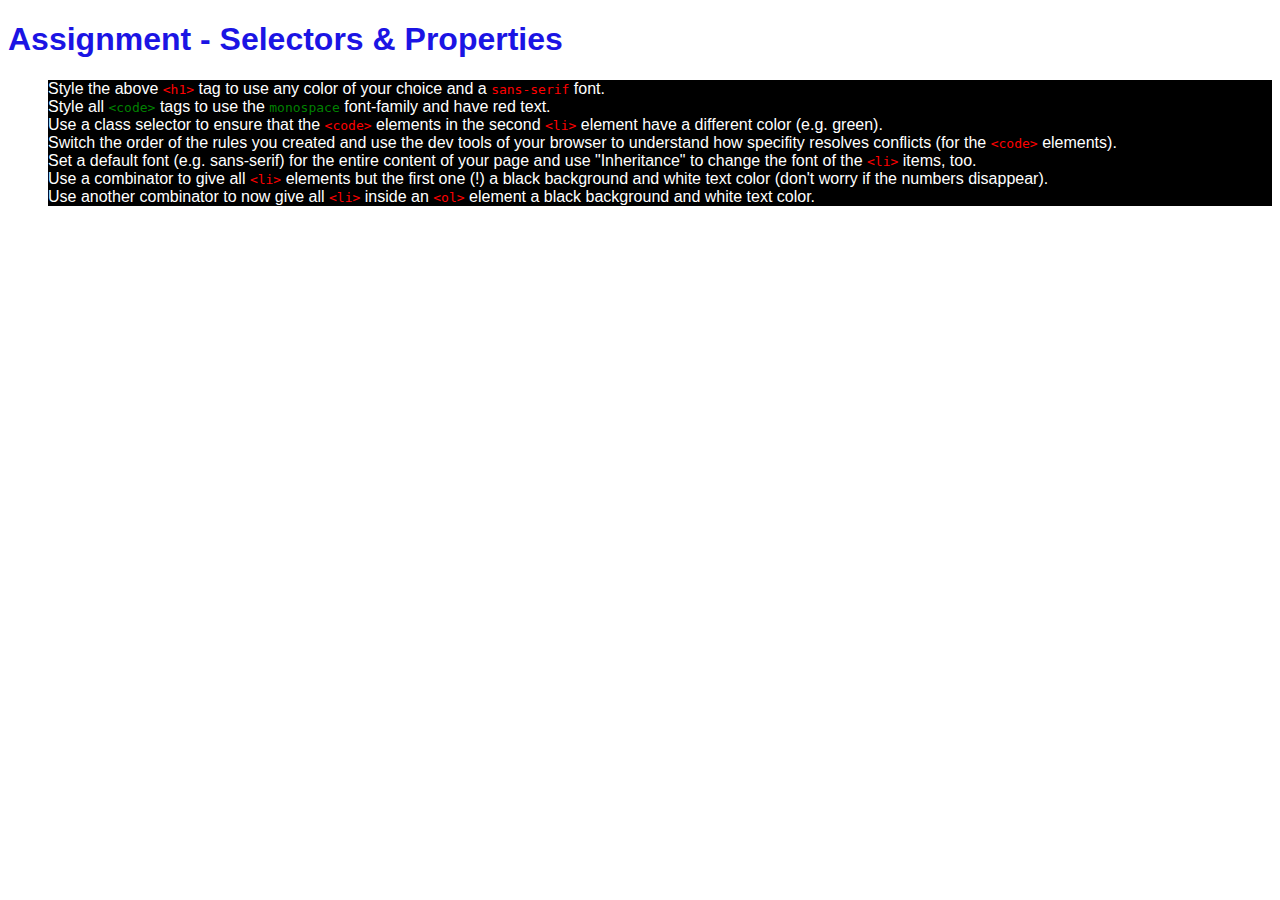
<file: assignment-01/index.html>
<!DOCTYPE html>
<html lang="en">
<head>
    <meta charset="UTF-8">
    <meta name="viewport" content="width=device-width, initial-scale=1.0">
    <meta http-equiv="X-UA-Compatible" content="ie=edge">
    <title>CSS Course</title>
    <link rel="stylesheet" href="main.css">
</head>
<body>
    <h1 id="assignment-instructions">Assignment - Selectors &amp; Properties</h1>
    <ol>
        <li>Style the above <code>&lt;h1&gt;</code> tag to use any color of your choice and a <code>sans-serif</code> font.</li>
        <li>Style all <code class="green-code">&lt;code&gt;</code> tags to use the <code class="green-code">monospace</code> font-family and have red text.</li>
        <li>Use a class selector to ensure that the <code>&lt;code&gt;</code> elements in the second <code>&lt;li&gt;</code> element have a different color (e.g. green).</li>
        <li>Switch the order of the rules you created and use the dev tools of your browser to understand how specifity resolves conflicts (for the <code>&lt;code&gt;</code> elements).</li>
        <li>Set a default font (e.g. sans-serif) for the entire content of your page and use "Inheritance" to change the font of the <code>&lt;li&gt;</code> items, too.</li>
        <li>Use a combinator to give all <code>&lt;li&gt;</code> elements but the first one (!) a black background and white text color (don't worry if the numbers disappear).</li>
        <li>Use another combinator to now give all <code>&lt;li&gt;</code> inside an <code>&lt;ol&gt;</code> element a black background and white text color.</li>
    </ol>
</body>
</html>
</file>
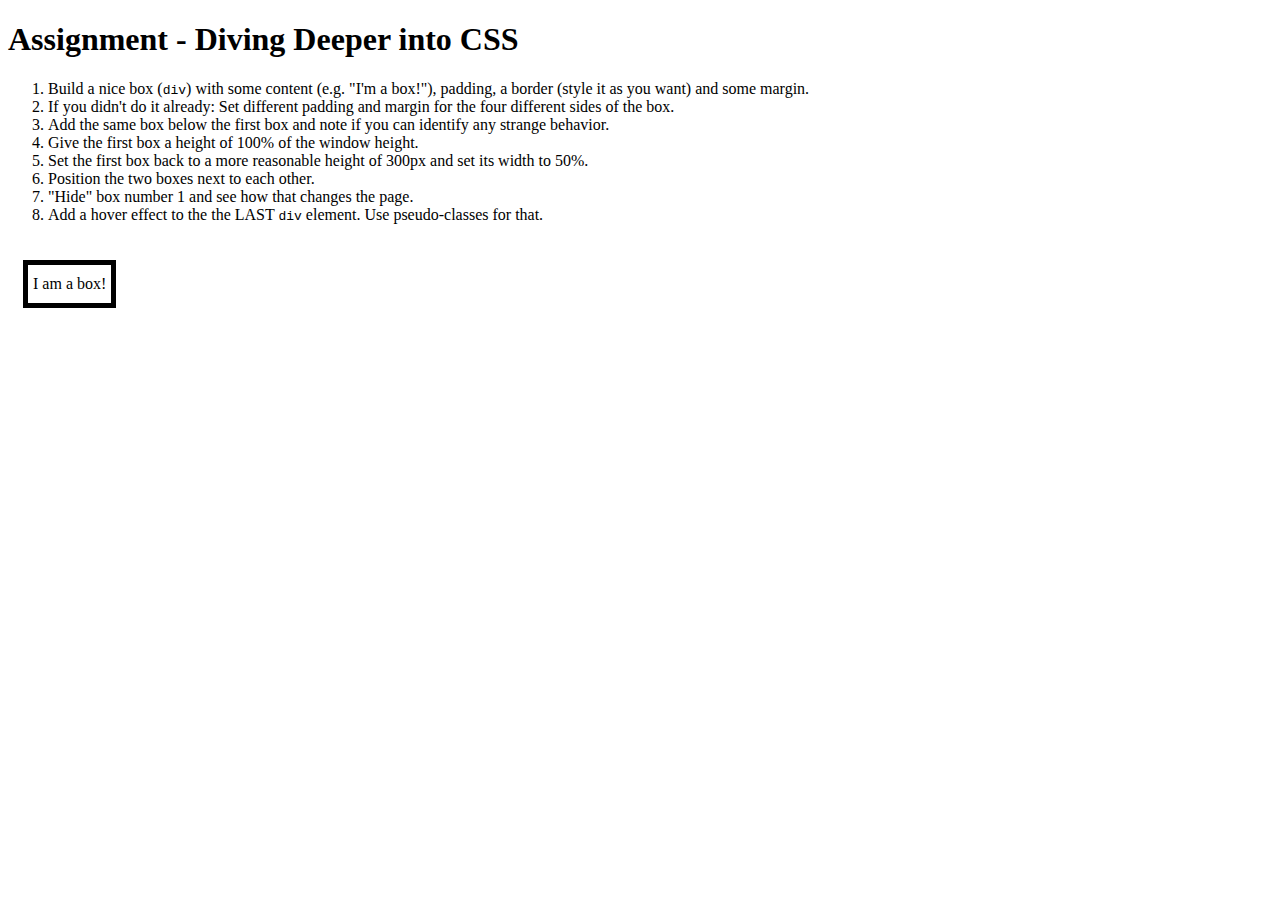
<file: assignment-02/index.html>
<!DOCTYPE html>
<html lang="en">
<head>
    <meta charset="UTF-8">
    <meta name="viewport" content="width=device-width, initial-scale=1.0">
    <meta http-equiv="X-UA-Compatible" content="ie=edge">
    <title>CSS Course</title>
    <link rel="stylesheet" href="main.css">
</head>
<body>
    <h1>Assignment - Diving Deeper into CSS</h1>
    <ol>
        <li>Build a nice box (<code>div</code>) with some content (e.g. "I'm a box!"), padding, a border (style it as you want) and some margin.</li>
        <li>If you didn't do it already: Set different padding and margin for the four different sides of the box.</li>
        <li>Add the same box below the first box and note if you can identify any strange behavior.</li>
        <li>Give the first box a height of 100% of the window height.</li>
        <li>Set the first box back to a more reasonable height of 300px and set its width to 50%.</li>
        <li>Position the two boxes next to each other.</li>
        <li>"Hide" box number 1 and see how that changes the page.</li>
        <li>Add a hover effect to the the LAST <code>div</code> element. Use pseudo-classes for that.</li>
    </ol>
    <div class="box firstbox">
        I am a box!
    </div>
    <div class="box lastbox">
        I am a box!
    </div>
</body>
</html>
</file>
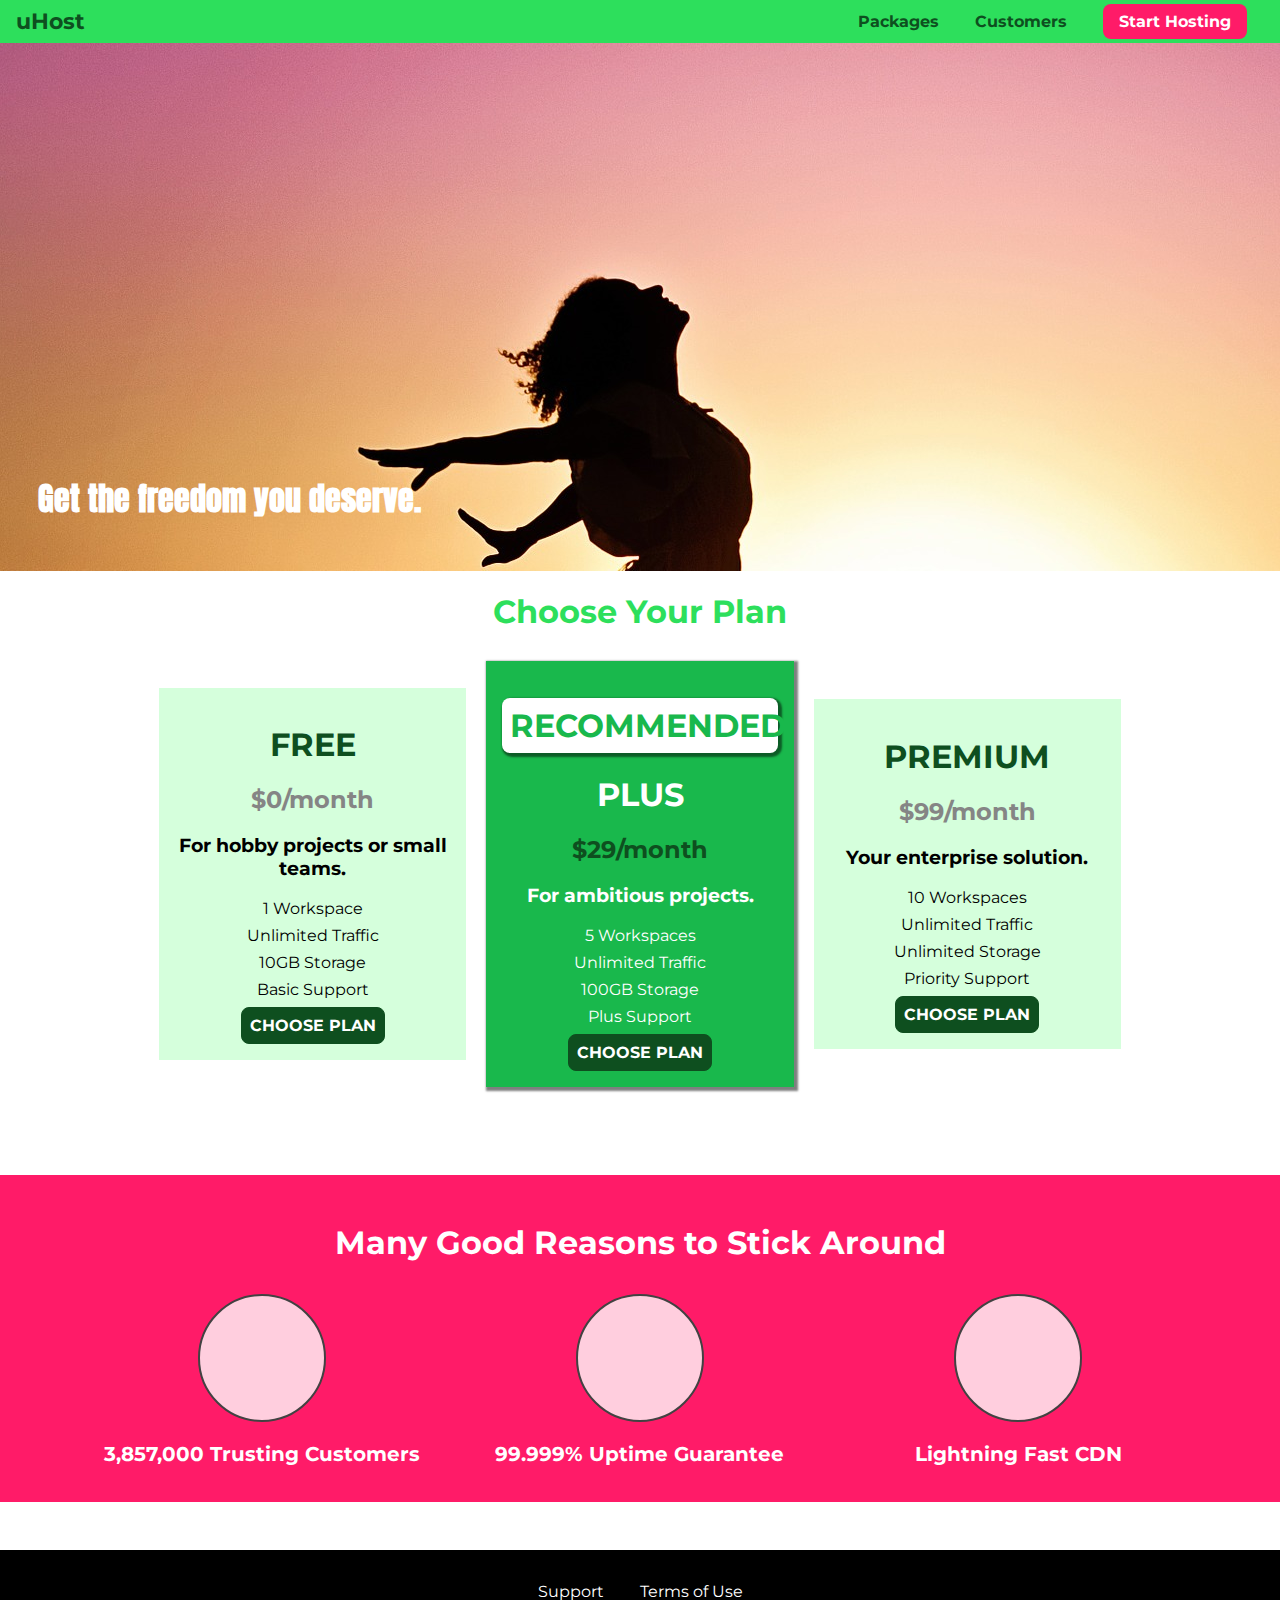
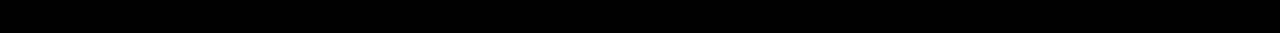
<file: assignment-03/index.html>
<!DOCTYPE html>
<html lang="en">

<head>
    <meta charset="UTF-8">
    <meta http-equiv="X-UA-Compatible" content="ie=edge">
    <title>uHost</title>
    <link rel="shortcut icon" href="favicon.png">
    <link href="https://fonts.googleapis.com/css?family=Anton" rel="stylesheet">
    <link href="https://fonts.googleapis.com/css?family=Montserrat:400,700" rel="stylesheet">
    <link rel="stylesheet" href="shared.css">
    <link rel="stylesheet" href="main.css">
</head>

<body>
    <header class="main-header">
        <div>
            <a href="index.html" class="main-header__brand">
                uHost
            </a>
        </div>
        <nav class="main-nav">
            <ul class="main-nav__items">
                <li class="main-nav__item">
                    <a href="packages/index.html">Packages</a>
                </li>
                <li class="main-nav__item">
                    <a href="customers/index.html">Customers</a>
                </li>
                <li class="main-nav__item main-nav__item--cta">
                    <a href="start-hosting/index.html">Start Hosting</a>
                </li>
            </ul>
        </nav>
    </header>
    <main>
        <section id="product-overview">
            <h1>Get the freedom you deserve.</h1>
        </section>
        <section id="plans">
            <h1 class="section-title">Choose Your Plan</h1>
            <div class="plan__list">
                <article class="plan">
                    <h1 class="plan__title">FREE</h1>
                    <h2 class="plan__price">$0/month</h2>
                    <h3>For hobby projects or small teams.</h3>
                    <ul class="plan__features">
                        <li class="plan__feature">1 Workspace</li>
                        <li class="plan__feature">Unlimited Traffic</li>
                        <li class="plan__feature">10GB Storage</li>
                        <li class="plan__feature">Basic Support</li>
                    </ul>
                    <div>
                        <button class="button">CHOOSE PLAN</button>
                    </div>
                </article>
                <article class="plan plan--highlighted">
                    <h1 class="plan__annotation">RECOMMENDED</h1>
                    <h1 class="plan__title">PLUS</h1>
                    <h2 class="plan__price">$29/month</h2>
                    <h3>For ambitious projects.</h3>
                    <ul class="plan__features">
                        <li class="plan__feature">5 Workspaces</li>
                        <li class="plan__feature">Unlimited Traffic</li>
                        <li class="plan__feature">100GB Storage</li>
                        <li class="plan__feature">Plus Support</li>
                    </ul>
                    <div>
                        <button class="button">CHOOSE PLAN</button>
                    </div>
                </article>
                <article class="plan">
                    <h1 class="plan__title">PREMIUM</h1>
                    <h2 class="plan__price">$99/month</h2>
                    <h3>Your enterprise solution.</h3>
                    <ul class="plan__features">
                        <li class="plan__feature">10 Workspaces</li>
                        <li class="plan__feature">Unlimited Traffic</li>
                        <li class="plan__feature">Unlimited Storage</li>
                        <li class="plan__feature">Priority Support</li>
                    </ul>
                    <div>
                        <button class="button">CHOOSE PLAN</button>
                    </div>
                </article>
            </div>
        </section>
        <section id="key-features">
            <h1 class="section-title">Many Good Reasons to Stick Around</h1>
            <ul class="key-feature__list">
                <li class="key-feature">
                    <div class="key-feature__image">

                    </div>
                    <p class="key-feature__description">3,857,000 Trusting Customers</p>
                </li>
                <li class="key-feature">
                    <div class="key-feature__image">

                    </div>
                    <p class="key-feature__description">99.999% Uptime Guarantee</p>
                </li>
                <li class="key-feature">
                    <div class="key-feature__image">

                    </div>
                    <p class="key-feature__description">Lightning Fast CDN</p>
                </li>
            </ul>
        </section>
    </main>
    <footer class="main-footer">
        <nav>
            <ul class="main-footer__links">
                <li class="main-footer__link">
                    <a href="#">Support</a>
                </li>
                <li class="main-footer__link">
                    <a href="#">Terms of Use</a>
                </li>
            </ul>
        </nav>
    </footer>
</body>

</html>
</file>
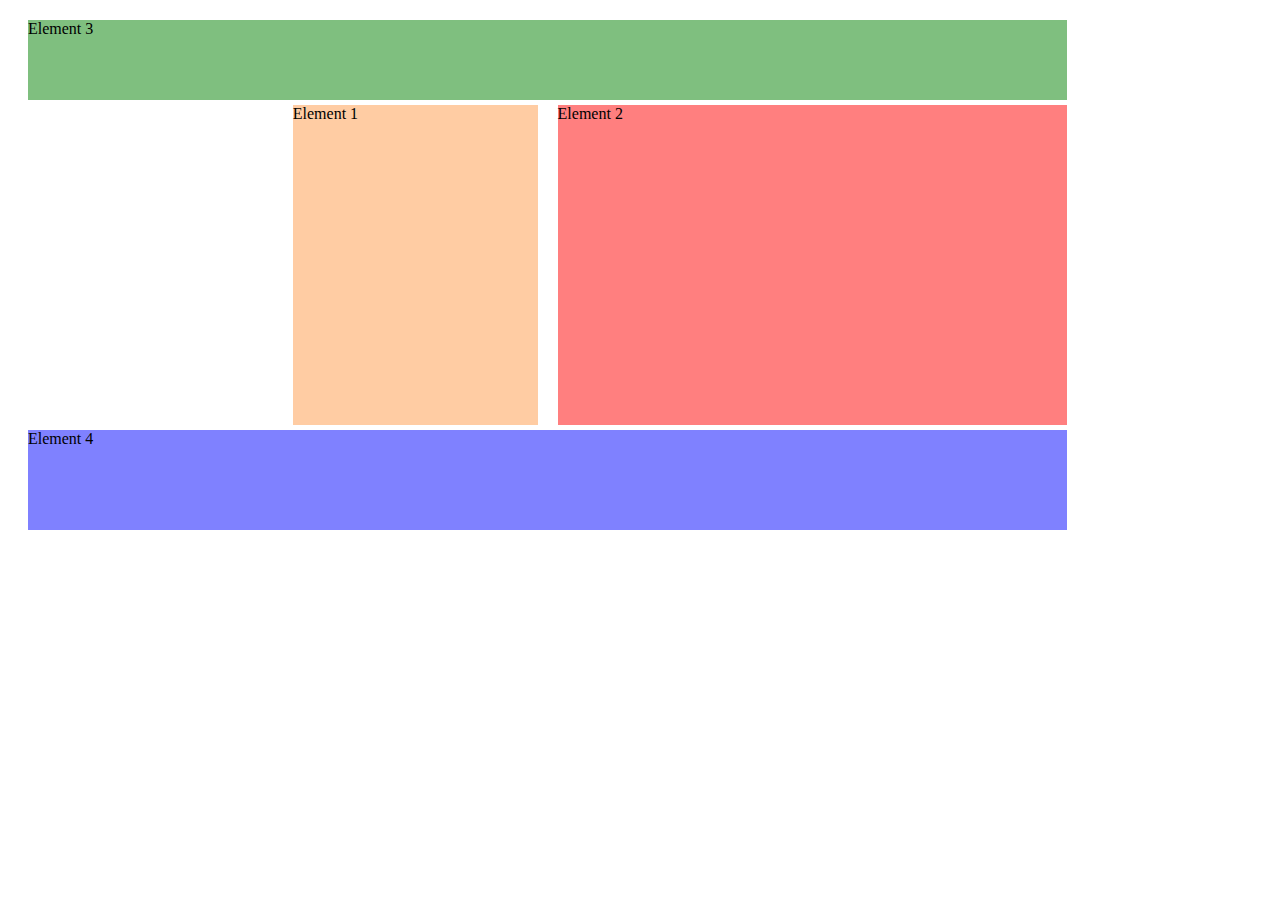
<file: css-grid/index.html>
<!DOCTYPE html>
<html lang="en">
<head>
    <meta charset="UTF-8">
    <meta name="viewport" content="width=device-width, initial-scale=1.0">
    <meta http-equiv="X-UA-Compatible" content="ie=edge">
    <title>CSS Course</title>
    <link rel="stylesheet" href="main.css">
</head>
<body>
    <div class="container">
        <div class="el1">Element 1</div>
        <div class="el2">Element 2</div>
        <div class="el3">Element 3</div>
        <div class="el4">Element 4</div>
    </div>
</body>
</html>
</file>
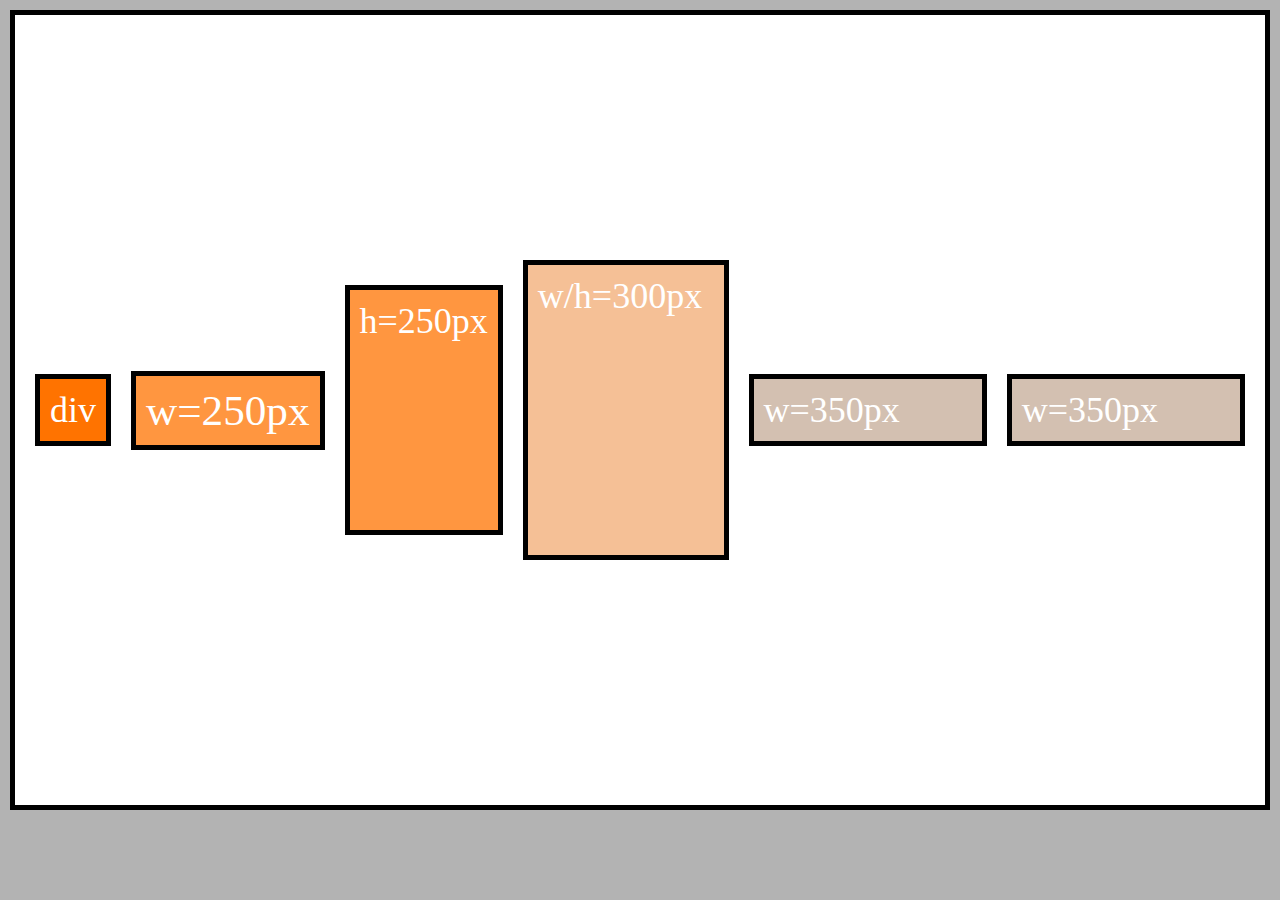
<file: flexbox/index.html>
<!DOCTYPE html>
<html lang="en">
    <head>
        <meta charset="UTF-8">
        <meta http-equiv="X-UA-Compatible" content="ie=edge">
        <link rel="stylesheet" href="main.css">
        <title>Flexbox</title>
    </head>
    <body>
        <div class="flex-container">
            <div class="item-1">div</div>
            <div class="item-2">w=250px</div>
            <div class="item-3">h=250px</div>
            <div class="item-4">w/h=300px</div>
            <div class="item-5">w=350px</div>
            <div class="item-6">w=350px</div>
        </div>
    </body>
</html>
</file>
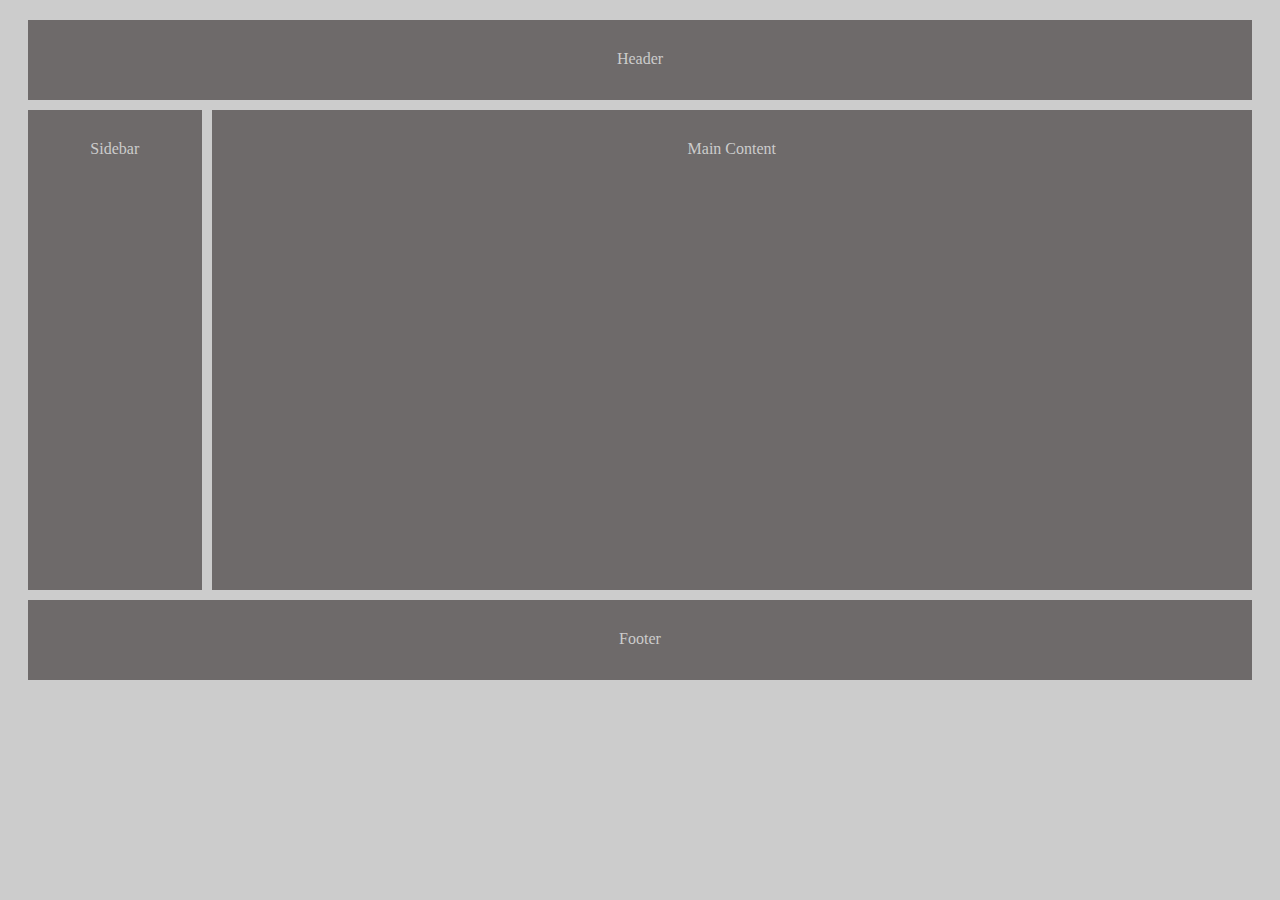
<file: grid-05-assignment/index.html>
<!DOCTYPE html>
<html lang="en">
<head>
    <meta charset="UTF-8">
    <meta name="viewport" content="width=device-width, initial-scale=1.0">
    <meta http-equiv="X-UA-Compatible" content="ie=edge">
    <title>CSS Course</title>
    <link rel="stylesheet" href="main.css">
</head>
<body>
    <div class="grid-container">
        <div class="header grid-block">Header</div>
        <div class="sidebar grid-block">Sidebar</div>
        <div class="main-content grid-block">Main Content</div>
        <div class="footer grid-block">Footer</div>
    </div>
</body>
</html>
</file>
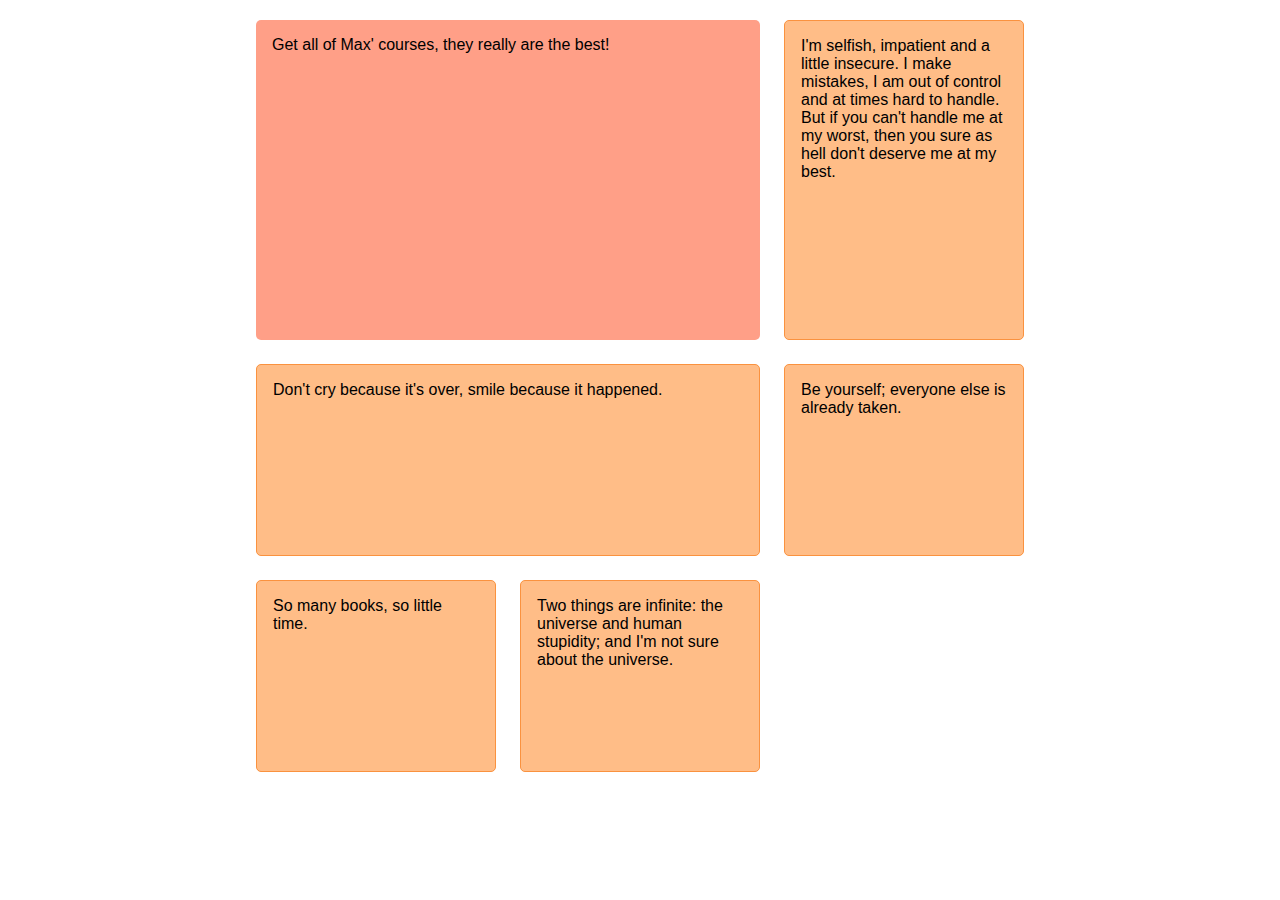
<file: grid-16/index.html>
<!DOCTYPE html>
<html lang="en">
<head>
    <meta charset="UTF-8">
    <meta name="viewport" content="width=device-width, initial-scale=1.0">
    <meta http-equiv="X-UA-Compatible" content="ie=edge">
    <title>CSS Course</title>
    <link rel="stylesheet" href="main.css">
</head>
<body>
    <div class="container">
        <div class="quote quote--featured">Get all of Max' courses, they really are the best!</div>
        <div class="quote">Don't cry because it's over, smile because it happened.</div>
        <div class="quote">I'm selfish, impatient and a little insecure. I make mistakes, I am out of control and at times hard to handle. But if you can't handle me at my worst, then you sure as hell don't deserve me at my best.</div>
        <div class="quote">Be yourself; everyone else is already taken.</div>
        <div class="quote">So many books, so little time.</div>
        <div class="quote">Two things are infinite: the universe and human stupidity; and I'm not sure about the universe.</div>
    </div>
</body>
</html>
</file>
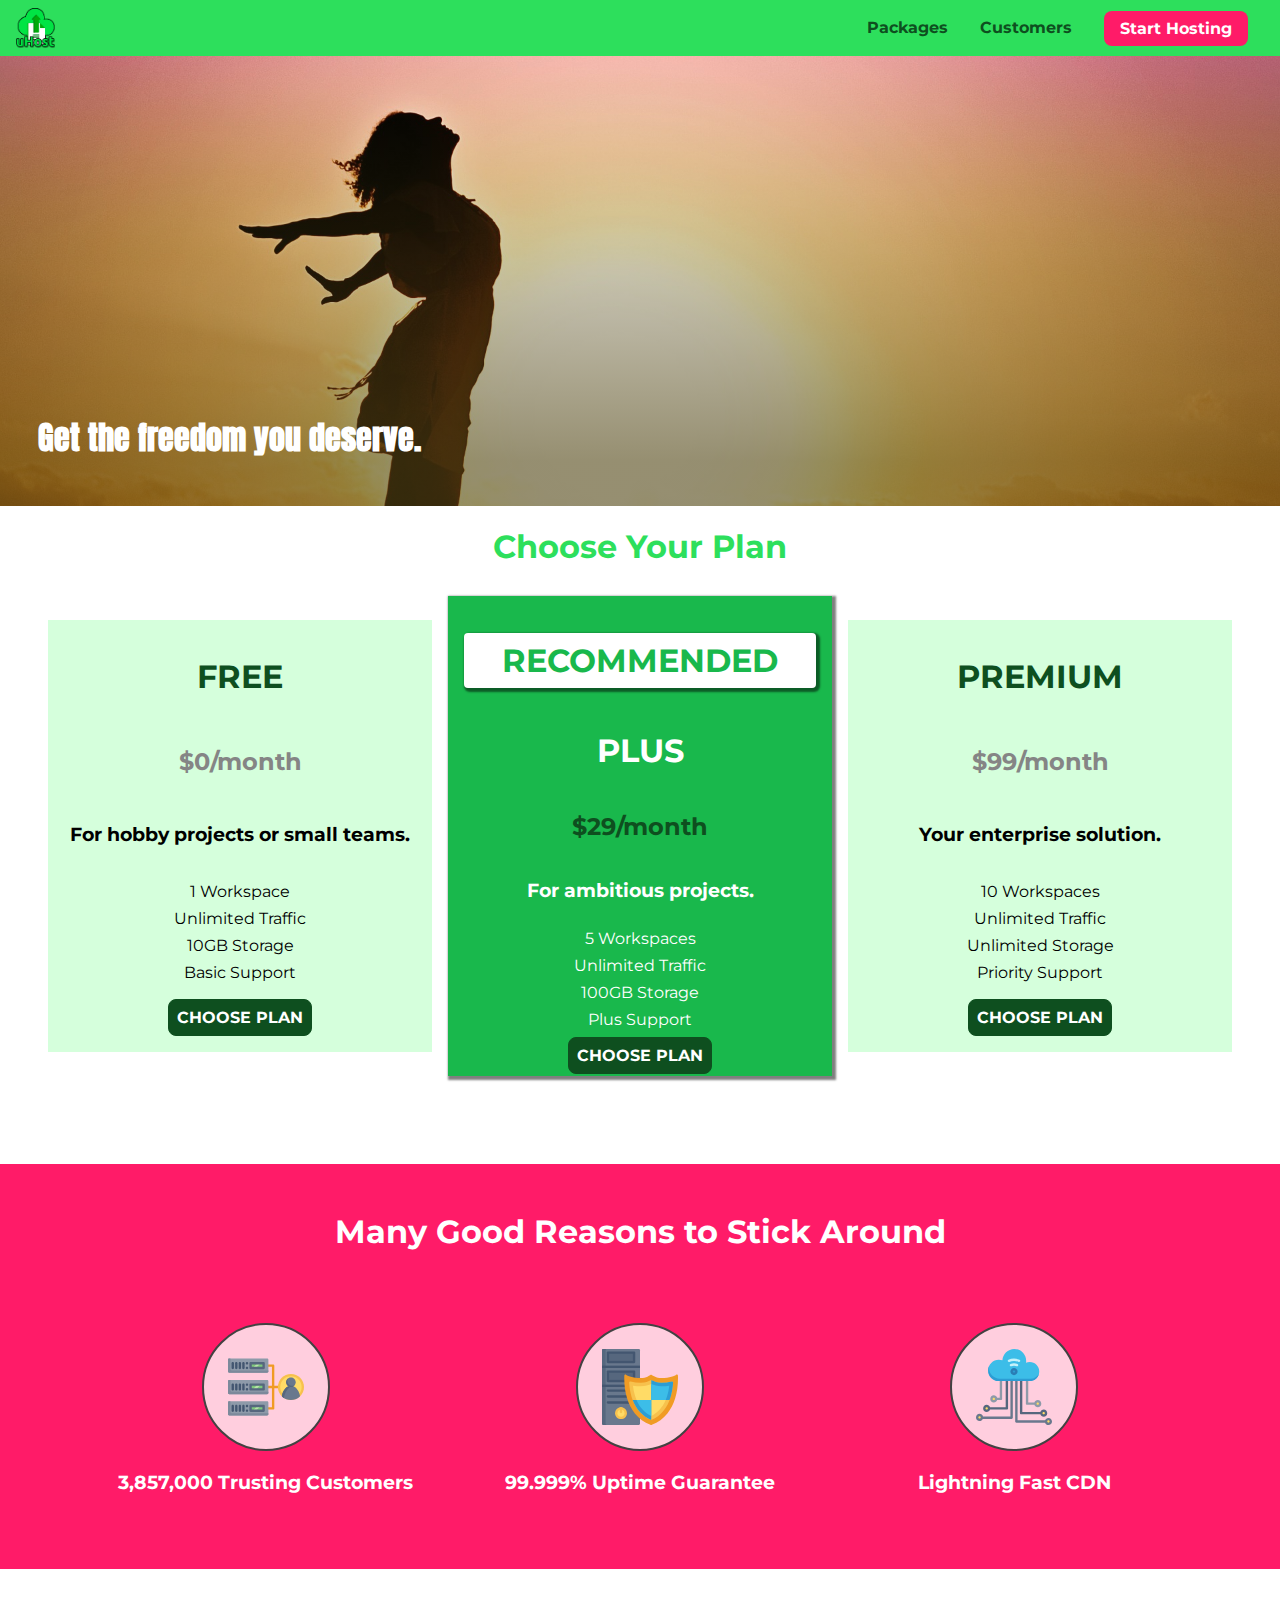
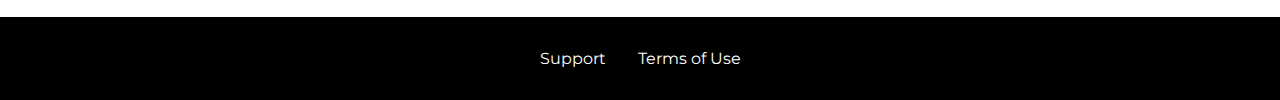
<file: project/index.html>
<!DOCTYPE html>
<html lang="en">

<head>
    <meta charset="UTF-8">
    <meta http-equiv="X-UA-Compatible" content="ie=edge">
    <meta name="viewport" content="width=device-width,initial-scale=1.0">
    <title>uHost</title>
    <link rel="shortcut icon" href="favicon.png">
    <link rel="stylesheet" href="shared.css">
    <link rel="stylesheet" href="main.css">
</head>

<body>
    <div class="backdrop"></div>
    <div class="modal">
        <h1 class="modal__title">Do you want to continue?</h1>
        <div class="modal__actions">
            <a href="start-hosting/index.html" class="modal__action">Yes!</a>
            <button class="modal__action modal__action--negative" type="button">No!</button>
        </div>
    </div>
    <header class="main-header">
        <div>
            <button class="toggle-button">
                <span class="toggle-button__bar"></span>
                <span class="toggle-button__bar"></span>
                <span class="toggle-button__bar"></span>
            </button>
            <a href="index.html" class="main-header__brand">
                <img src="images/uhost-icon.png" alt="uHost - Your favorite hosting company">
            </a>
        </div>
        <nav class="main-nav">
            <ul class="main-nav__items">
                <li class="main-nav__item">
                    <a href="packages/index.html">Packages</a>
                </li>
                <li class="main-nav__item">
                    <a href="customers/index.html">Customers</a>
                </li>
                <li class="main-nav__item main-nav__item--cta">
                    <a href="start-hosting/index.html">Start Hosting</a>
                </li>
            </ul>
        </nav>
    </header>
    <nav class="mobile-nav">
        <ul class="mobile-nav__items">
            <li class="mobile-nav__item">
                <a href="packages/index.html">Packages</a>
            </li>
            <li class="mobile-nav__item">
                <a href="customers/index.html">Customers</a>
            </li>
            <li class="mobile-nav__item mobile-nav__item--cta">
                <a href="start-hosting/index.html">Start Hosting</a>
            </li>
        </ul>
    </nav>
    <main>
        <section id="product-overview">
            <h1>Get the freedom you deserve.</h1>
        </section>
        <section id="plans">
            <h1 class="section-title">Choose Your Plan</h1>
            <div class="plan__list">
                <article class="plan">
                    <h1 class="plan__title">FREE</h1>
                    <h2 class="plan__price">$0/month</h2>
                    <h3>For hobby projects or small teams.</h3>
                    <ul class="plan__features">
                        <li class="plan__feature">1 Workspace</li>
                        <li class="plan__feature">Unlimited Traffic</li>
                        <li class="plan__feature">10GB Storage</li>
                        <li class="plan__feature">Basic Support</li>
                    </ul>
                    <div>
                        <button class="button">CHOOSE PLAN</button>
                    </div>
                </article>
                <article class="plan plan--highlighted">
                    <h1 class="plan__annotation">RECOMMENDED</h1>
                    <h1 class="plan__title">PLUS</h1>
                    <h2 class="plan__price">$29/month</h2>
                    <h3>For ambitious projects.</h3>
                    <ul class="plan__features">
                        <li class="plan__feature">5 Workspaces</li>
                        <li class="plan__feature">Unlimited Traffic</li>
                        <li class="plan__feature">100GB Storage</li>
                        <li class="plan__feature">Plus Support</li>
                    </ul>
                    <div>
                        <button class="button">CHOOSE PLAN</button>
                    </div>
                </article>
                <article class="plan">
                    <h1 class="plan__title">PREMIUM</h1>
                    <h2 class="plan__price">$99/month</h2>
                    <h3>Your enterprise solution.</h3>
                    <ul class="plan__features">
                        <li class="plan__feature">10 Workspaces</li>
                        <li class="plan__feature">Unlimited Traffic</li>
                        <li class="plan__feature">Unlimited Storage</li>
                        <li class="plan__feature">Priority Support</li>
                    </ul>
                    <div>
                        <button class="button">CHOOSE PLAN</button>
                    </div>
                </article>
            </div>
        </section>
        <section id="key-features">
            <h1 class="section-title">Many Good Reasons to Stick Around</h1>
            <ul class="key-feature__list">
                <li class="key-feature">
                    <div class="key-feature__image">
                        <svg viewBox="0 0 512 512">
                            <path style="fill:#F09B24;" d="M344,248h-32V112c0-4.418-3.582-8-8-8h-40c-4.418,0-8,3.582-8,8s3.582,8,8,8h32v128h-32  c-4.418,0-8,3.582-8,8s3.582,8,8,8h32v128h-32c-4.418,0-8,3.582-8,8s3.582,8,8,8h40c4.418,0,8-3.582,8-8V264h32c4.418,0,8-3.582,8-8  S348.418,248,344,248z"
                            />
                            <path style="fill:#8E9AA9;" d="M264,64H8c-4.418,0-8,3.582-8,8v80c0,4.418,3.582,8,8,8h256c4.418,0,8-3.582,8-8V72  C272,67.582,268.418,64,264,64z"
                            />
                            <path style="fill:#7C899B;" d="M24,144c-4.418,0-8-3.582-8-8V64H8c-4.418,0-8,3.582-8,8v80c0,4.418,3.582,8,8,8h256  c4.418,0,8-3.582,8-8v-8H24z"
                            />
                            <rect x="152" y="96" style="fill:#B8E3A8;" width="88" height="32" />
                            <g>
                                <polygon style="fill:#7EC97D;" points="152,96 152,128 166,128 198,96  " />
                                <polygon style="fill:#7EC97D;" points="220,96 188,128 240,128 240,96  " />
                            </g>
                            <path style="fill:#56677E;" d="M240,136h-88c-4.418,0-8-3.582-8-8V96c0-4.418,3.582-8,8-8h88c4.418,0,8,3.582,8,8v32  C248,132.418,244.418,136,240,136z M160,120h72v-16h-72V120z"
                            />
                            <g>
                                <path style="fill:#435670;" d="M32,136c-4.418,0-8-3.582-8-8V96c0-4.418,3.582-8,8-8s8,3.582,8,8v32C40,132.418,36.418,136,32,136z   "
                                />
                                <path style="fill:#435670;" d="M56,136c-4.418,0-8-3.582-8-8V96c0-4.418,3.582-8,8-8s8,3.582,8,8v32C64,132.418,60.418,136,56,136z   "
                                />
                                <path style="fill:#435670;" d="M80,136c-4.418,0-8-3.582-8-8V96c0-4.418,3.582-8,8-8s8,3.582,8,8v32C88,132.418,84.418,136,80,136z   "
                                />
                                <path style="fill:#435670;" d="M104,136c-4.418,0-8-3.582-8-8V96c0-4.418,3.582-8,8-8s8,3.582,8,8v32   C112,132.418,108.418,136,104,136z"
                                />
                                <path style="fill:#435670;" d="M128,105c-4.418,0-8-3.582-8-8v-1c0-4.418,3.582-8,8-8s8,3.582,8,8v1   C136,101.418,132.418,105,128,105z"
                                />
                                <path style="fill:#435670;" d="M128,136c-4.418,0-8-3.582-8-8v-1c0-4.418,3.582-8,8-8s8,3.582,8,8v1   C136,132.418,132.418,136,128,136z"
                                />
                            </g>
                            <path style="fill:#8E9AA9;" d="M264,208H8c-4.418,0-8,3.582-8,8v80c0,4.418,3.582,8,8,8h256c4.418,0,8-3.582,8-8v-80  C272,211.582,268.418,208,264,208z"
                            />
                            <path style="fill:#7C899B;" d="M24,288c-4.418,0-8-3.582-8-8v-72H8c-4.418,0-8,3.582-8,8v80c0,4.418,3.582,8,8,8h256  c4.418,0,8-3.582,8-8v-8H24z"
                            />
                            <rect x="152" y="240" style="fill:#B8E3A8;" width="88" height="32" />
                            <g>
                                <polygon style="fill:#7EC97D;" points="152,240 152,272 166,272 198,240  " />
                                <polygon style="fill:#7EC97D;" points="220,240 188,272 240,272 240,240  " />
                            </g>
                            <path style="fill:#56677E;" d="M240,280h-88c-4.418,0-8-3.582-8-8v-32c0-4.418,3.582-8,8-8h88c4.418,0,8,3.582,8,8v32  C248,276.418,244.418,280,240,280z M160,264h72v-16h-72V264z"
                            />
                            <g>
                                <path style="fill:#435670;" d="M32,280c-4.418,0-8-3.582-8-8v-32c0-4.418,3.582-8,8-8s8,3.582,8,8v32C40,276.418,36.418,280,32,280   z"
                                />
                                <path style="fill:#435670;" d="M56,280c-4.418,0-8-3.582-8-8v-32c0-4.418,3.582-8,8-8s8,3.582,8,8v32C64,276.418,60.418,280,56,280   z"
                                />
                                <path style="fill:#435670;" d="M80,280c-4.418,0-8-3.582-8-8v-32c0-4.418,3.582-8,8-8s8,3.582,8,8v32C88,276.418,84.418,280,80,280   z"
                                />
                                <path style="fill:#435670;" d="M104,280c-4.418,0-8-3.582-8-8v-32c0-4.418,3.582-8,8-8s8,3.582,8,8v32   C112,276.418,108.418,280,104,280z"
                                />
                                <path style="fill:#435670;" d="M128,249c-4.418,0-8-3.582-8-8v-1c0-4.418,3.582-8,8-8s8,3.582,8,8v1   C136,245.418,132.418,249,128,249z"
                                />
                                <path style="fill:#435670;" d="M128,280c-4.418,0-8-3.582-8-8v-1c0-4.418,3.582-8,8-8s8,3.582,8,8v1   C136,276.418,132.418,280,128,280z"
                                />
                            </g>
                            <path style="fill:#8E9AA9;" d="M264,352H8c-4.418,0-8,3.582-8,8v80c0,4.418,3.582,8,8,8h256c4.418,0,8-3.582,8-8v-80  C272,355.582,268.418,352,264,352z"
                            />
                            <path style="fill:#7C899B;" d="M24,432c-4.418,0-8-3.582-8-8v-72H8c-4.418,0-8,3.582-8,8v80c0,4.418,3.582,8,8,8h256  c4.418,0,8-3.582,8-8v-8H24z"
                            />
                            <rect x="152" y="384" style="fill:#B8E3A8;" width="88" height="32" />
                            <g>
                                <polygon style="fill:#7EC97D;" points="152,384 152,416 166,416 198,384  " />
                                <polygon style="fill:#7EC97D;" points="220,384 188,416 240,416 240,384  " />
                            </g>
                            <path style="fill:#56677E;" d="M240,424h-88c-4.418,0-8-3.582-8-8v-32c0-4.418,3.582-8,8-8h88c4.418,0,8,3.582,8,8v32  C248,420.418,244.418,424,240,424z M160,408h72v-16h-72V408z"
                            />
                            <g>
                                <path style="fill:#435670;" d="M32,424c-4.418,0-8-3.582-8-8v-32c0-4.418,3.582-8,8-8s8,3.582,8,8v32C40,420.418,36.418,424,32,424   z"
                                />
                                <path style="fill:#435670;" d="M56,424c-4.418,0-8-3.582-8-8v-32c0-4.418,3.582-8,8-8s8,3.582,8,8v32C64,420.418,60.418,424,56,424   z"
                                />
                                <path style="fill:#435670;" d="M80,424c-4.418,0-8-3.582-8-8v-32c0-4.418,3.582-8,8-8s8,3.582,8,8v32C88,420.418,84.418,424,80,424   z"
                                />
                                <path style="fill:#435670;" d="M104,424c-4.418,0-8-3.582-8-8v-32c0-4.418,3.582-8,8-8s8,3.582,8,8v32   C112,420.418,108.418,424,104,424z"
                                />
                                <path style="fill:#435670;" d="M128,393c-4.418,0-8-3.582-8-8v-1c0-4.418,3.582-8,8-8s8,3.582,8,8v1   C136,389.418,132.418,393,128,393z"
                                />
                                <path style="fill:#435670;" d="M128,424c-4.418,0-8-3.582-8-8v-1c0-4.418,3.582-8,8-8s8,3.582,8,8v1   C136,420.418,132.418,424,128,424z"
                                />
                            </g>
                            <path style="fill:#F7C14D;" d="M424,168c-48.523,0-88,39.477-88,88s39.477,88,88,88s88-39.477,88-88S472.523,168,424,168z" />
                            <path style="fill:#FFDB66;" d="M424,184c-39.701,0-72,32.299-72,72s32.299,72,72,72s72-32.299,72-72S463.701,184,424,184z" />
                            <path style="fill:#69788D;" d="M484.893,314.16C476.393,274.588,451.922,248,424,248s-52.393,26.588-60.893,66.16  c-0.605,2.82,0.354,5.749,2.511,7.664C381.731,336.124,402.465,344,424,344s42.269-7.876,58.381-22.176  C484.539,319.909,485.498,316.98,484.893,314.16z"
                            />
                            <path style="fill:#56677E;" d="M434.053,249.171C430.768,248.403,427.411,248,424,248c-27.922,0-52.393,26.588-60.893,66.16  c-0.605,2.82,0.354,5.749,2.511,7.664c3.383,3.002,6.979,5.703,10.734,8.125C384.904,286.243,407.373,255.378,434.053,249.171z"
                            />
                            <path style="fill:#69788D;" d="M424,192c-17.645,0-32,14.355-32,32s14.355,32,32,32s32-14.355,32-32S441.645,192,424,192z" />
                            <path style="fill:#56677E;" d="M432,248c-17.645,0-32-14.355-32-32c0-6.783,2.128-13.076,5.742-18.258  C397.444,203.53,392,213.138,392,224c0,17.645,14.355,32,32,32c10.862,0,20.471-5.444,26.258-13.742  C445.076,245.872,438.783,248,432,248z"
                            />

                        </svg>
                    </div>
                    <p class="key-feature__description">3,857,000 Trusting Customers</p>
                </li>
                <li class="key-feature">
                    <div class="key-feature__image">
                        <svg viewBox="0 0 512 512">
                            <path style="fill:#69788D;" d="M248,0H8C3.582,0,0,3.582,0,8v496c0,4.418,3.582,8,8,8h240c4.418,0,8-3.582,8-8V8  C256,3.582,252.418,0,248,0z"
                            />
                            <path style="fill:#56677E;" d="M24,504V8c0-4.418,3.582-8,8-8H8C3.582,0,0,3.582,0,8v496c0,4.418,3.582,8,8,8h24  C27.582,512,24,508.418,24,504z"
                            />
                            <g>
                                <rect x="0" y="112" style="fill:#435670;" width="256" height="16" />
                                <rect x="0" y="240" style="fill:#435670;" width="256" height="16" />
                            </g>
                            <path style="fill:#F7C14D;" d="M128,392c-22.056,0-40,17.944-40,40s17.944,40,40,40s40-17.944,40-40S150.056,392,128,392z" />
                            <path style="fill:#FFDB66;" d="M128,408c-13.233,0-24,10.767-24,24s10.767,24,24,24s24-10.767,24-24S141.233,408,128,408z" />
                            <path style="fill:#F7C14D;" d="M128,392c-2.739,0-5.414,0.278-8,0.805V424c0,4.418,3.582,8,8,8c4.418,0,8-3.582,8-8v-31.195  C133.414,392.278,130.739,392,128,392z"
                            />
                            <g>
                                <path style="fill:#435670;" d="M216,288H40c-4.418,0-8-3.582-8-8s3.582-8,8-8h176c4.418,0,8,3.582,8,8S220.418,288,216,288z"
                                />
                                <path style="fill:#435670;" d="M216,328H40c-4.418,0-8-3.582-8-8s3.582-8,8-8h176c4.418,0,8,3.582,8,8S220.418,328,216,328z"
                                />
                                <path style="fill:#435670;" d="M216,368H40c-4.418,0-8-3.582-8-8s3.582-8,8-8h176c4.418,0,8,3.582,8,8S220.418,368,216,368z"
                                />
                                <path style="fill:#435670;" d="M216,16H40c-4.418,0-8,3.582-8,8v64c0,4.418,3.582,8,8,8h176c4.418,0,8-3.582,8-8V24   C224,19.582,220.418,16,216,16z"
                                />
                            </g>
                            <rect x="48" y="32" style="fill:#56677E;" width="160" height="48" />
                            <path style="fill:#435670;" d="M216,144H40c-4.418,0-8,3.582-8,8v64c0,4.418,3.582,8,8,8h176c4.418,0,8-3.582,8-8v-64  C224,147.582,220.418,144,216,144z"
                            />
                            <rect x="48" y="160" style="fill:#56677E;" width="160" height="48" />
                            <path style="fill:#F09B24;" d="M511.747,180.237c-0.194-6.537-8.107-10.107-13.135-5.894c-5.6,4.693-42.904,21.282-98.514,21.282  c-33.45,0-64.625-20.999-64.929-21.206c-2.9-1.991-6.764-1.85-9.512,0.346c-2.677,2.135-27.201,20.86-63.793,20.86  c-55.607,0-92.914-16.589-98.515-21.282c-5.028-4.211-12.941-0.645-13.135,5.894c-1.634,54.834,4.655,105.941,18.693,151.903  c12.096,39.604,29.759,74.047,52.497,102.373c27.538,34.304,62.743,59.882,104.66,76.045c3.069,1.918,6.757,1.921,9.83,0  c41.917-16.163,77.122-41.741,104.66-76.045c22.738-28.326,40.401-62.77,52.497-102.373  C507.092,286.179,513.381,235.071,511.747,180.237z"
                            />
                            <path style="fill:#F7C14D;" d="M476.21,221.226c-1.953-1.631-4.568-2.235-7.036-1.628c-21.686,5.327-44.926,8.028-69.075,8.028  c-25.926,0-49.633-8.975-64.955-16.504c-2.307-1.134-5.016-1.091-7.284,0.116c-14.059,7.477-36.919,16.388-65.994,16.388  c-24.153,0-47.394-2.701-69.075-8.028c-5.155-1.268-10.221,2.966-9.894,8.261c2.077,33.693,7.668,65.635,16.616,94.935  c22.774,74.565,66.139,126.334,128.888,153.868c2.032,0.891,4.397,0.891,6.43,0c61.777-27.107,104.716-78.876,127.62-153.868  c8.948-29.3,14.539-61.241,16.616-94.935C479.224,225.319,478.163,222.856,476.21,221.226z"
                            />
                            <path style="fill:#FFDB66;" d="M331.609,451.727c-52.604-25.289-89.304-70.987-109.144-135.944  c-6.532-21.39-11.162-44.336-13.82-68.447c17.133,2.852,34.952,4.291,53.22,4.291c29.394,0,53.376-7.793,69.978-15.561  c17.44,7.736,41.656,15.561,68.256,15.561c18.267,0,36.085-1.439,53.219-4.291c-2.659,24.112-7.288,47.06-13.82,68.448  C419.545,381.108,383.27,426.805,331.609,451.727z"
                            />
                            <g>
                                <path style="fill:#2C9DD4;" d="M479.066,227.858c0.157-2.539-0.903-5.002-2.856-6.633s-4.568-2.235-7.036-1.628   c-21.686,5.327-44.926,8.028-69.075,8.028c-25.926,0-49.633-8.975-64.955-16.504c-1.057-0.52-2.2-0.78-3.345-0.806l-0.072,133.351   h123.601c2.556-6.746,4.933-13.702,7.123-20.874C471.398,293.493,476.989,261.552,479.066,227.858z"
                                />
                                <path style="fill:#2C9DD4;" d="M206.658,343.667c24.153,63.42,65.028,108.108,121.743,132.995c1.031,0.452,2.147,0.673,3.263,0.666   l0.063-133.661H206.658z"
                                />
                            </g>
                            <g>
                                <path style="fill:#3CBDE8;" d="M439.497,315.783c6.532-21.389,11.161-44.336,13.82-68.448c-17.134,2.852-34.952,4.291-53.219,4.291   c-26.6,0-50.815-7.824-68.256-15.561l-0.116,107.601h97.758C433.179,334.807,436.524,325.518,439.497,315.783z"
                                />
                                <path style="fill:#3CBDE8;" d="M232.523,343.667c21.144,50.298,54.363,86.56,99.087,108.06l0.117-108.06H232.523z" />
                            </g>
                        </svg>
                    </div>
                    <p class="key-feature__description">99.999% Uptime Guarantee</p>
                </li>
                <li class="key-feature">
                    <div class="key-feature__image">
                        <svg viewBox="0 0 512 512">
                            <path style="fill:#8E9AA9;" d="M168,200c-4.418,0-8,3.582-8,8v120h-17.376c-3.302-9.311-12.194-16-22.624-16  c-13.234,0-24,10.767-24,24s10.766,24,24,24c10.429,0,19.321-6.689,22.624-16H168c4.418,0,8-3.582,8-8V208  C176,203.582,172.418,200,168,200z"
                            />
                            <path style="fill:#FFDB66;" d="M120,328c-4.411,0-8,3.589-8,8s3.589,8,8,8s8-3.589,8-8S124.411,328,120,328z" />
                            <path style="fill:#56677E;" d="M208,200c-4.418,0-8,3.582-8,8v184H94.624C91.322,382.689,82.43,376,72,376  c-13.234,0-24,10.767-24,24s10.766,24,24,24c10.429,0,19.321-6.689,22.624-16H208c4.418,0,8-3.582,8-8V208  C216,203.582,212.418,200,208,200z"
                            />
                            <path style="fill:#FFDB66;" d="M72,392c-4.411,0-8,3.589-8,8s3.589,8,8,8s8-3.589,8-8S76.411,392,72,392z" />
                            <path style="fill:#69788D;" d="M240,208c-4.418,0-8,3.582-8,8v239H47.24c-2.671-10.34-12.078-18-23.24-18c-13.234,0-24,10.767-24,24  s10.766,24,24,24c9.666,0,18.009-5.747,21.809-14H240c4.418,0,8-3.582,8-8V216C248,211.582,244.418,208,240,208z"
                            />
                            <path style="fill:#FFDB66;" d="M24,453c-4.411,0-8,3.589-8,8s3.589,8,8,8s8-3.589,8-8S28.411,453,24,453z" />
                            <path style="fill:#69788D;" d="M488,464c-10.429,0-19.321,6.689-22.624,16H280V208c0-4.418-3.582-8-8-8s-8,3.582-8,8v280  c0,4.418,3.582,8,8,8h193.376c3.302,9.311,12.194,16,22.624,16c13.234,0,24-10.767,24-24S501.234,464,488,464z"
                            />
                            <path style="fill:#FFDB66;" d="M488,480c-4.411,0-8,3.589-8,8s3.589,8,8,8s8-3.589,8-8S492.411,480,488,480z" />
                            <path style="fill:#56677E;" d="M456,408c-10.429,0-19.321,6.689-22.624,16H312V208c0-4.418-3.582-8-8-8s-8,3.582-8,8v224  c0,4.418,3.582,8,8,8h129.376c3.302,9.311,12.194,16,22.624,16c13.234,0,24-10.767,24-24S469.234,408,456,408z"
                            />
                            <path style="fill:#FFDB66;" d="M456,424c-4.411,0-8,3.589-8,8s3.589,8,8,8s8-3.589,8-8S460.411,424,456,424z" />
                            <path style="fill:#8E9AA9;" d="M416,344c-10.429,0-19.321,6.689-22.624,16H352V208c0-4.418-3.582-8-8-8s-8,3.582-8,8v160  c0,4.418,3.582,8,8,8h49.376c3.302,9.311,12.194,16,22.624,16c13.234,0,24-10.767,24-24S429.234,344,416,344z"
                            />
                            <path style="fill:#FFDB66;" d="M416,360c-4.411,0-8,3.589-8,8s3.589,8,8,8s8-3.589,8-8S420.411,360,416,360z" />
                            <path style="fill:#3CBDE8;" d="M362,88c-8.741,0-17.231,1.751-25.06,5.085C337.646,88.797,338,84.43,338,80  c0-44.112-35.888-80-80-80c-42.823,0-77.895,33.816-79.909,76.149C170.393,73.415,162.244,72,154,72c-39.701,0-72,32.299-72,72  s32.299,72,72,72h208c35.29,0,64-28.71,64-64S397.29,88,362,88z"
                            />
                            <path style="fill:#2C9DD4;" d="M368,200H160c-39.701,0-72-32.299-72-72c0-5.863,0.721-11.559,2.05-17.019  C84.918,120.88,82,132.102,82,144c0,39.701,32.299,72,72,72h208c30.389,0,55.88-21.296,62.379-49.743  C413.565,186.327,392.352,200,368,200z"
                            />
                            <path style="fill:#2A7DB5;" d="M256,128c-13.234,0-24,10.767-24,24s10.766,24,24,24c13.233,0,24-10.767,24-24S269.233,128,256,128z"
                            />
                            <path style="fill:#2C9DD4;" d="M256,144c-4.411,0-8,3.589-8,8s3.589,8,8,8c4.411,0,8-3.589,8-8S260.411,144,256,144z" />
                            <g>
                                <path style="fill:#C5F1FA;" d="M221.755,87.695c-2.994,0-5.864-1.688-7.233-4.572c-1.894-3.991-0.194-8.763,3.798-10.657   C230.157,66.849,242.834,64,256,64c13.166,0,25.844,2.849,37.68,8.466c3.992,1.895,5.692,6.666,3.798,10.657   s-6.666,5.692-10.657,3.798C277.144,82.328,266.774,80,256,80c-10.774,0-21.144,2.328-30.821,6.921   C224.072,87.446,222.904,87.695,221.755,87.695z"
                                />
                                <path style="fill:#C5F1FA;" d="M276.545,116.618c-1.148,0-2.316-0.249-3.424-0.774C267.745,113.293,261.985,112,256,112   c-5.985,0-11.745,1.293-17.121,3.844c-3.991,1.895-8.763,0.192-10.657-3.798c-1.894-3.992-0.193-8.764,3.798-10.657   C239.557,97.813,247.625,96,256,96c8.376,0,16.444,1.813,23.98,5.389c3.991,1.894,5.692,6.665,3.798,10.657   C282.41,114.93,279.539,116.618,276.545,116.618z"
                                />
                            </g>

                        </svg>
                    </div>
                    <p class="key-feature__description">Lightning Fast CDN</p>
                </li>
            </ul>
        </section>
    </main>
    <footer class="main-footer">
        <nav>
            <ul class="main-footer__links">
                <li class="main-footer__link">
                    <a href="#">Support</a>
                </li>
                <li class="main-footer__link">
                    <a href="#">Terms of Use</a>
                </li>
            </ul>
        </nav>
    </footer>
    <script src="shared.js"></script>
</body>
</html>
</file>
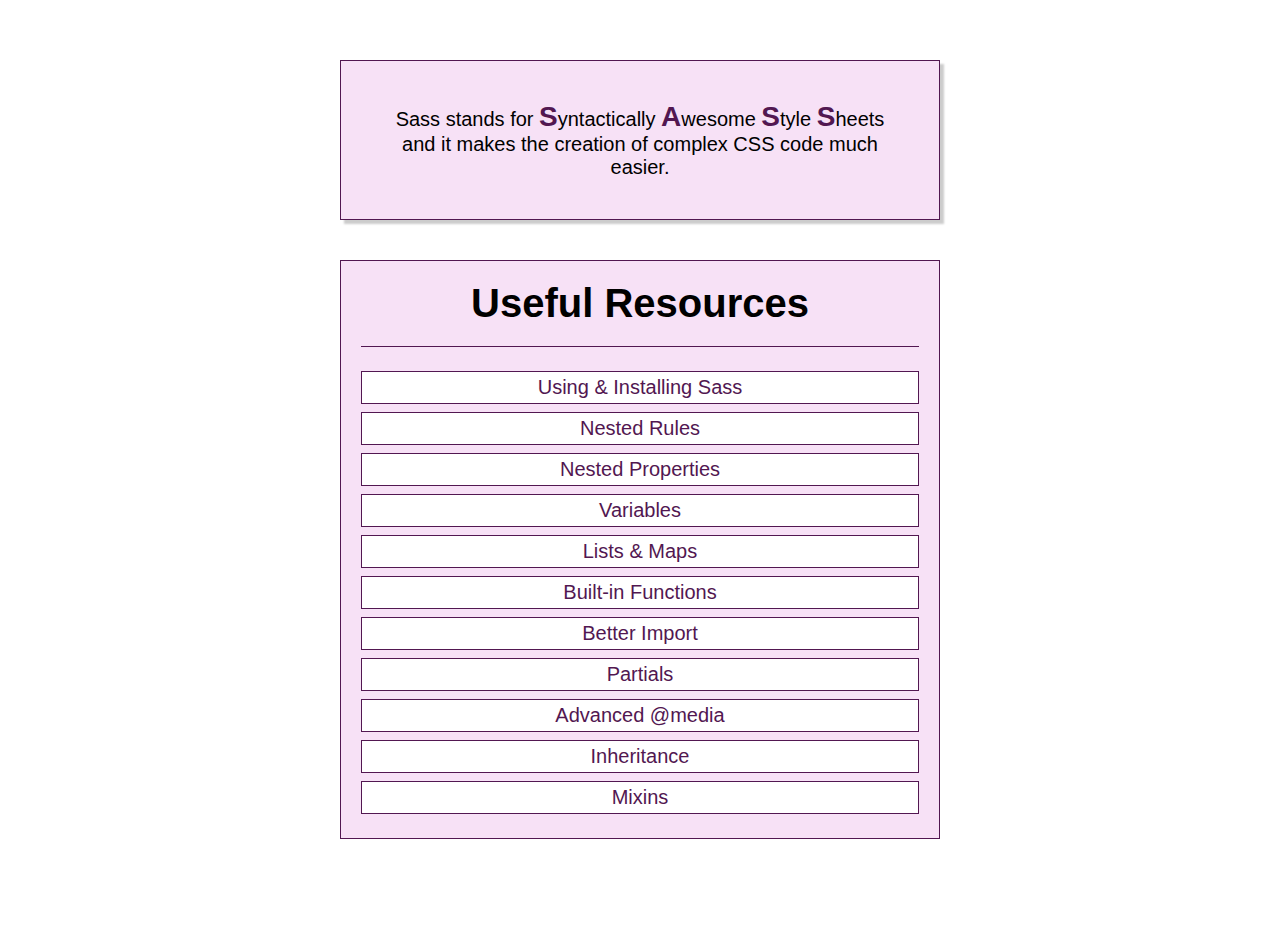
<file: sass-module/index.html>
<!DOCTYPE html>
<html lang="en">

<head>
    <meta charset="UTF-8">
    <meta name="viewport" content="width=device-width, initial-scale=1.0">
    <meta http-equiv="X-UA-Compatible" content="ie=edge">
    <title>CSS Course</title>
    <link rel="stylesheet" href="main.css">
</head>

<body>
    <div class="container">
        <section class="sass-introduction">
            <p>Sass stands for
                <span class="char-highlight">S</span>yntactically
                <span class="char-highlight">A</span>wesome
                <span class="char-highlight">S</span>tyle
                <span class="char-highlight">S</span>heets and it makes the creation of complex CSS code much easier.</p>
        </section>
        <section class="sass-details">
            <header class="section-header">
                <h1>Useful Resources</h1>
            </header>
            <ul class="documentation-links">
                <li>
                    <a class="documentation-link link-important" href="https://sass-lang.com/documentation/file.SASS_REFERENCE.html#using_sass">Using &amp; Installing Sass</a>
                </li>
                <li>
                    <a class="documentation-link" href="https://sass-lang.com/documentation/file.SASS_REFERENCE.html#nested_rules">Nested Rules</a>
                </li>
                <li>
                    <a class="documentation-link" href="https://sass-lang.com/documentation/file.SASS_REFERENCE.html#nested_properties">Nested Properties</a>
                </li>
                <li>
                    <a class="documentation-link" href="https://sass-lang.com/documentation/file.SASS_REFERENCE.html#variables_">Variables</a>
                </li>
                <li>
                    <a class="documentation-link" href="https://sass-lang.com/documentation/file.SASS_REFERENCE.html#lists">Lists &amp; Maps</a>
                </li>
                <li>
                    <a class="documentation-link" href="https://sass-lang.com/documentation/Sass/Script/Functions.html">Built-in Functions</a>
                </li>
                <li>
                    <a class="documentation-link" href="https://sass-lang.com/documentation/file.SASS_REFERENCE.html#import">Better Import</a>
                </li>
                <li>
                    <a class="documentation-link" href="https://sass-lang.com/documentation/file.SASS_REFERENCE.html#partials">Partials</a>
                </li>
                <li>
                    <a class="documentation-link" href="https://sass-lang.com/documentation/file.SASS_REFERENCE.html#media">Advanced @media</a>
                </li>
                <li>
                    <a class="documentation-link" href="https://sass-lang.com/documentation/file.SASS_REFERENCE.html#extend">Inheritance</a>
                </li>
                <li>
                    <a class="documentation-link" href="https://sass-lang.com/documentation/file.SASS_REFERENCE.html#defining_a_mixin">Mixins</a>
                </li>
            </ul>
        </section>
    </div>
</body>

</html>
</file>
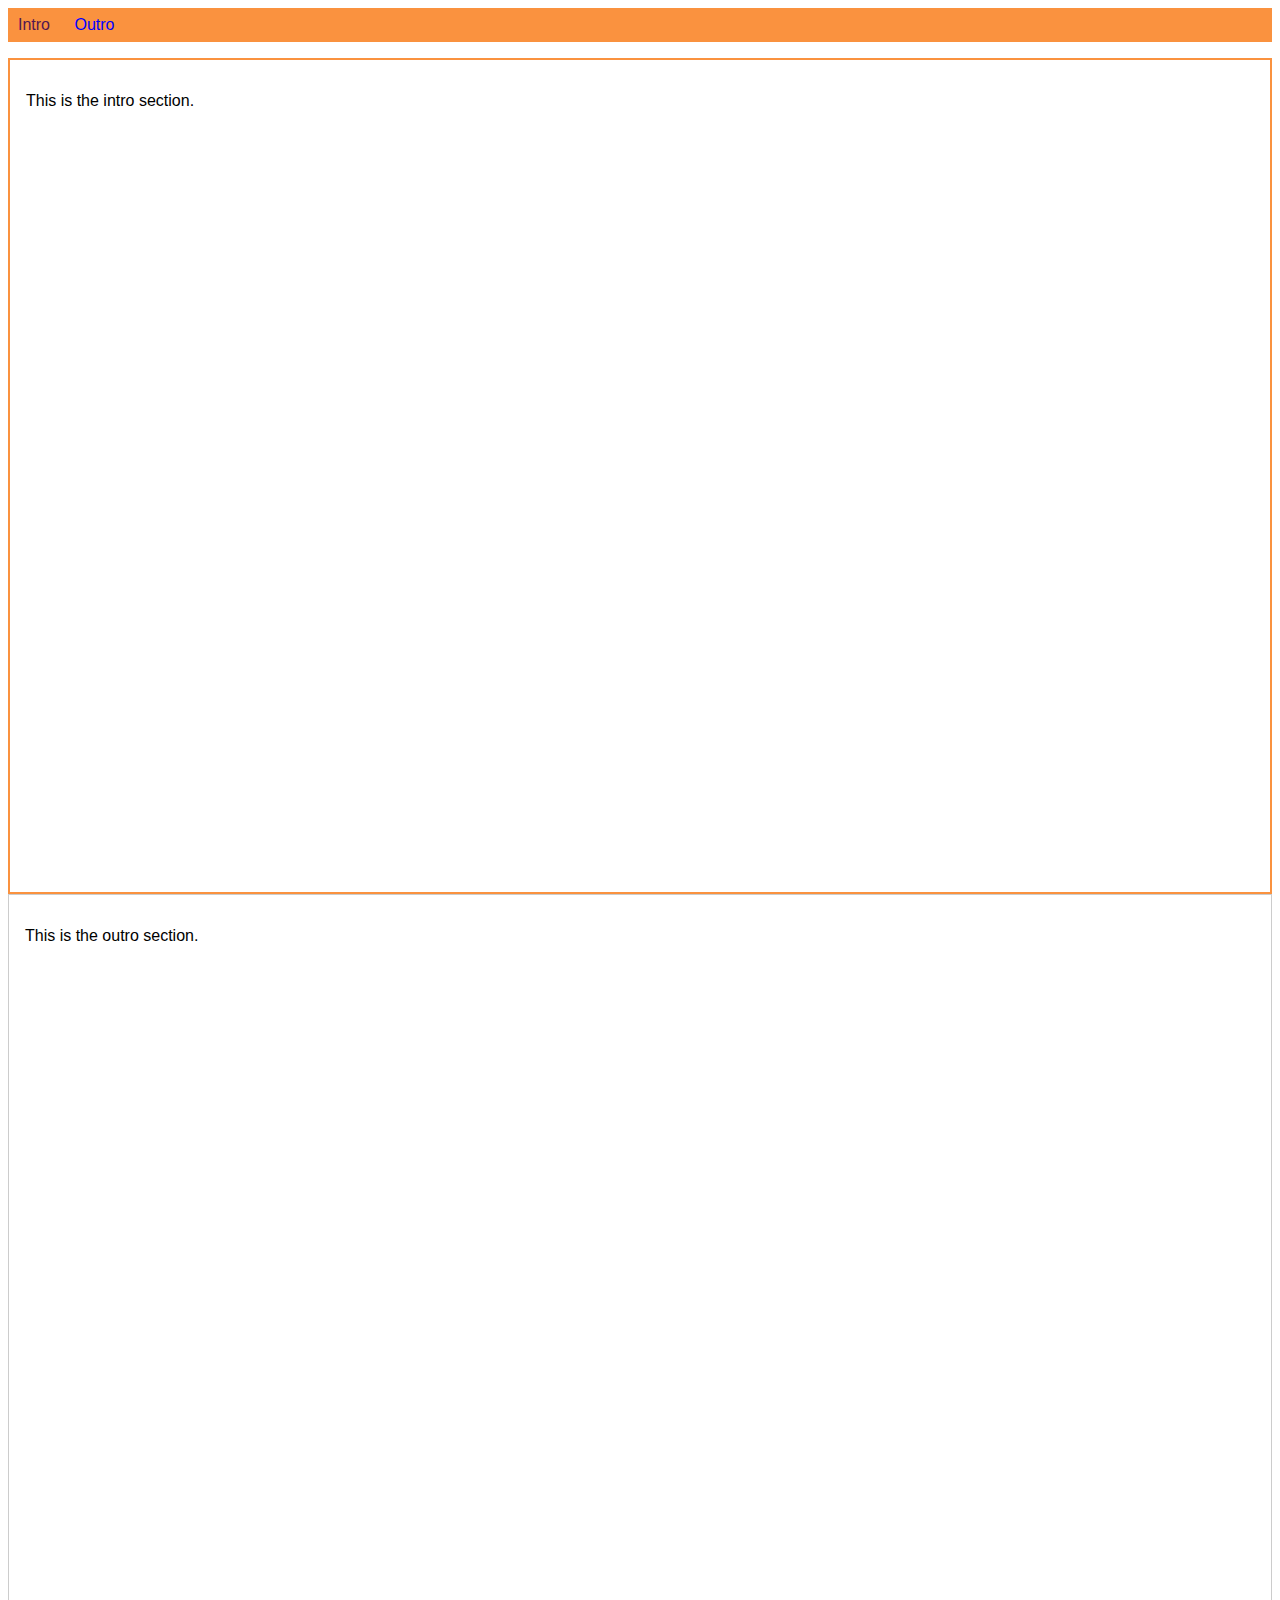
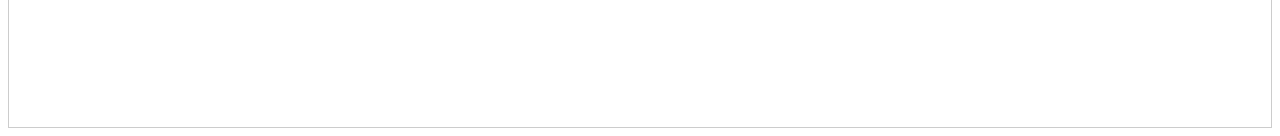
<file: section-4/index.html>
<!DOCTYPE html>
<html lang="en">

<head>
    <meta charset="UTF-8">
    <meta name="viewport" content="width=device-width, initial-scale=1.0">
    <meta http-equiv="X-UA-Compatible" content="ie=edge">
    <title>CSS Course</title>
    <link rel="stylesheet" href="main.css">
</head>

<body>
    <nav>
        <a href="#intro" class="active">Intro</a>
        <a href="#outro">Outro</a>
    </nav>
    <section id="intro" class="main-section highlighted">
        <p>This is the intro section.</p>
    </section>
    <section id="outro" class="main-section">
        <p>This is the outro section.</p>
    </section>
</body>

</html>
</file>
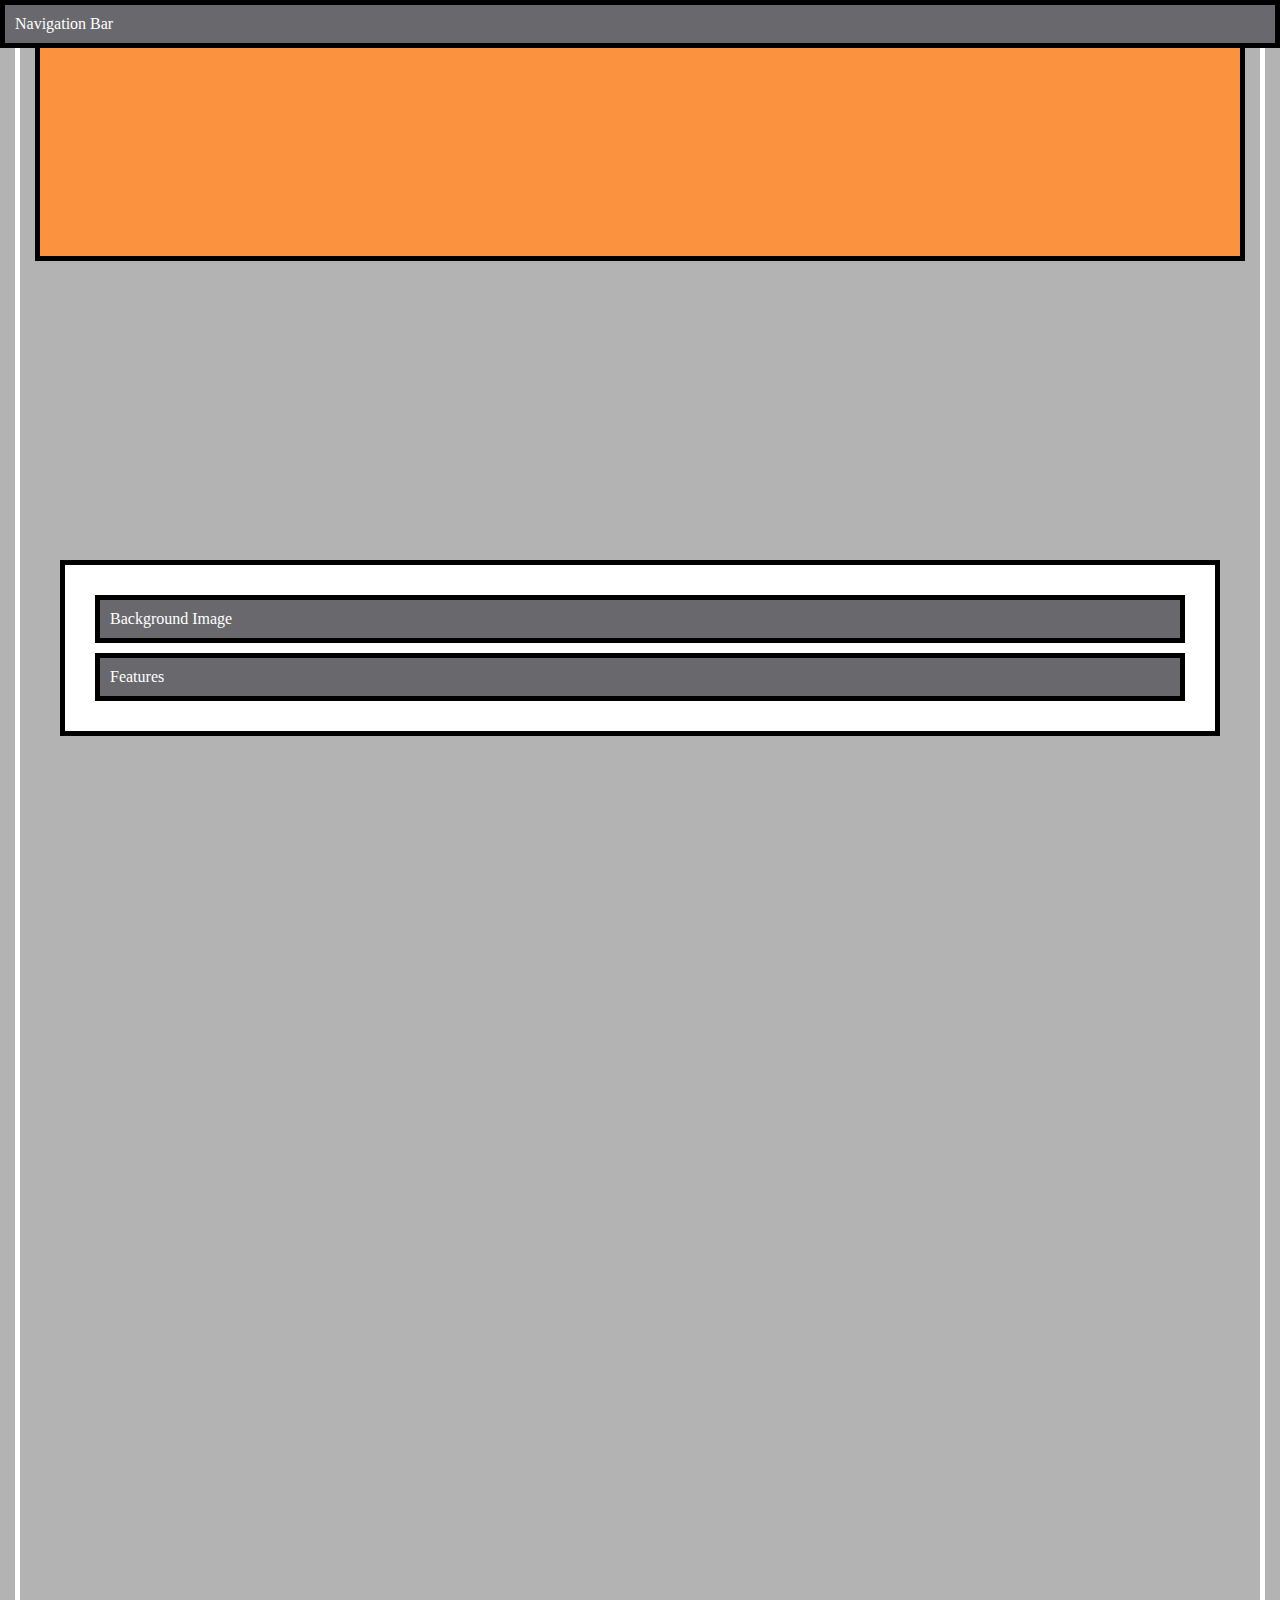
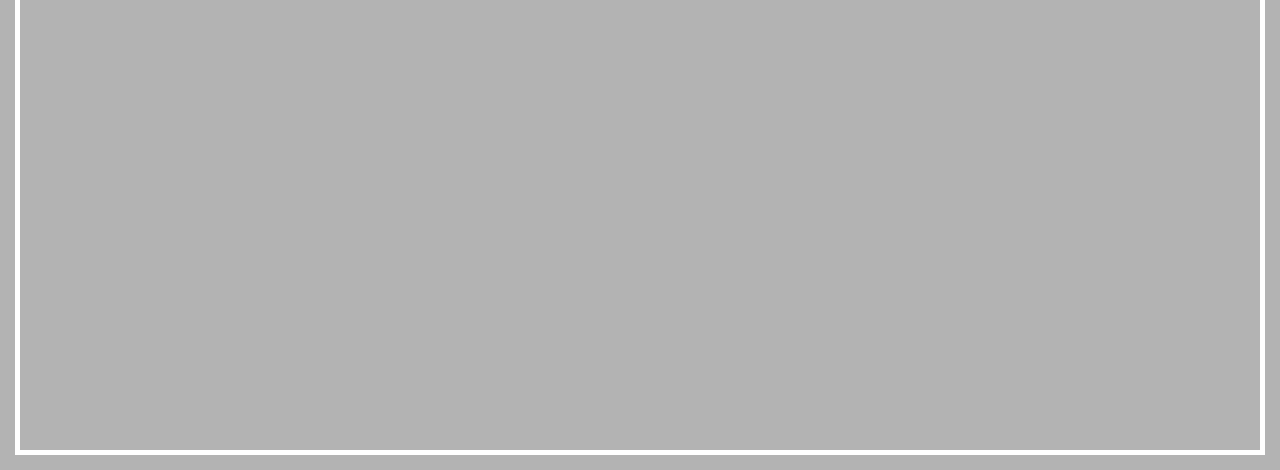
<file: section-6/index.html>
<!DOCTYPE html>
<html lang="en">
    <head>
        <meta charset="UTF-8">
        <meta http-equiv="X-UA-Compatible" content="ie=edge">
        <link rel="stylesheet" href="main.css">
        <title>Position</title>
    </head>
    <body>
        <div class="parent">
            <div class="child-1">Navigation Bar</div>
            <div class="child-2">Background Image</div>
            <div class="child-3">Features</div>
        </div>
    </body>
</html>
</file>
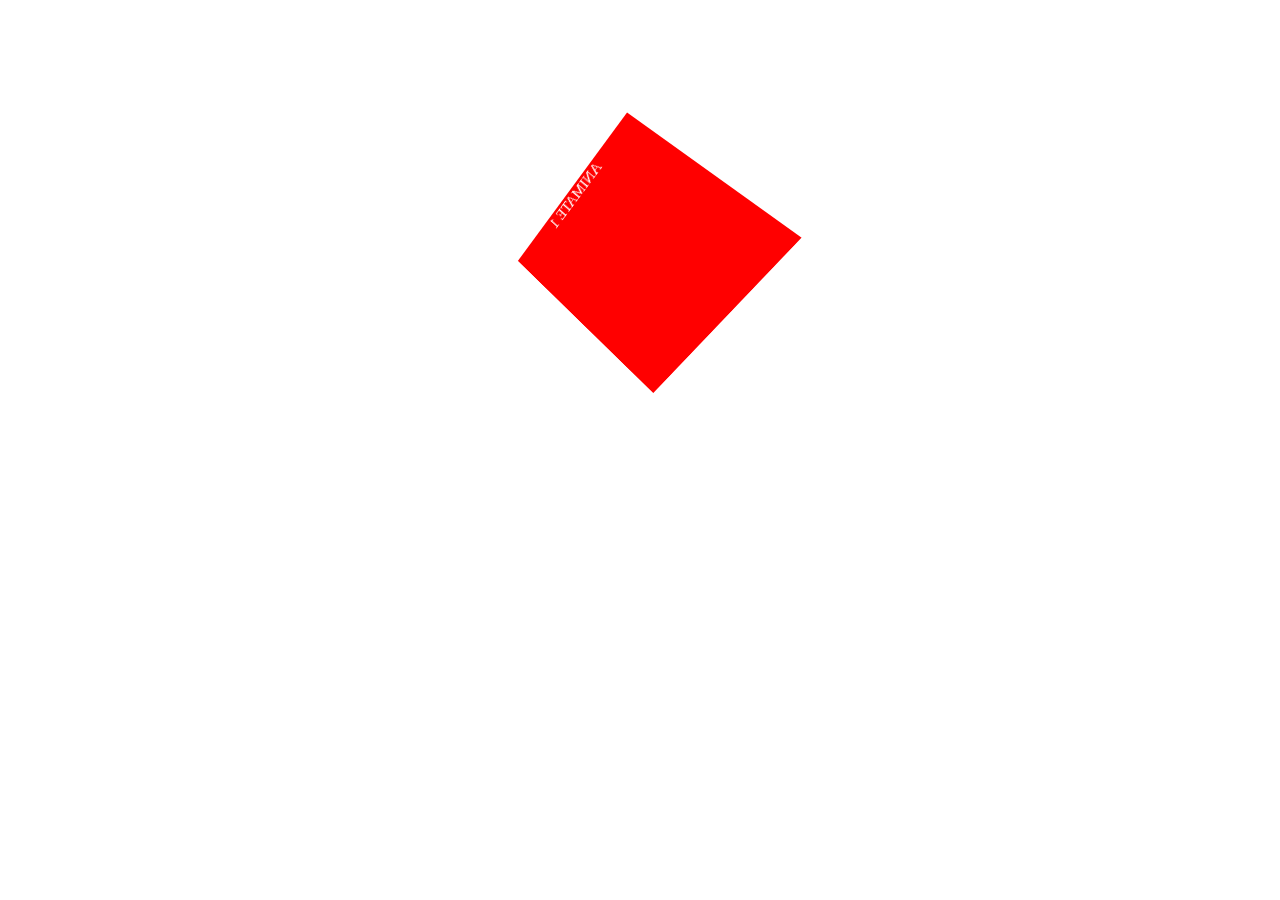
<file: transforms-4-3d-starting-code/index.html>
<!DOCTYPE html>
<html lang="en">
<head>
    <meta charset="UTF-8">
    <meta name="viewport" content="width=device-width, initial-scale=1.0">
    <meta http-equiv="X-UA-Compatible" content="ie=edge">
    <title>CSS Course</title>
    <link rel="stylesheet" href="main.css">
</head>
<body>
    <div class="container">
        <div class="box1">
            ANIMATE 1
        </div>
        <div class="box2">
            ANIMATE 2
        </div>
    </div>
</body>
</html>
</file>
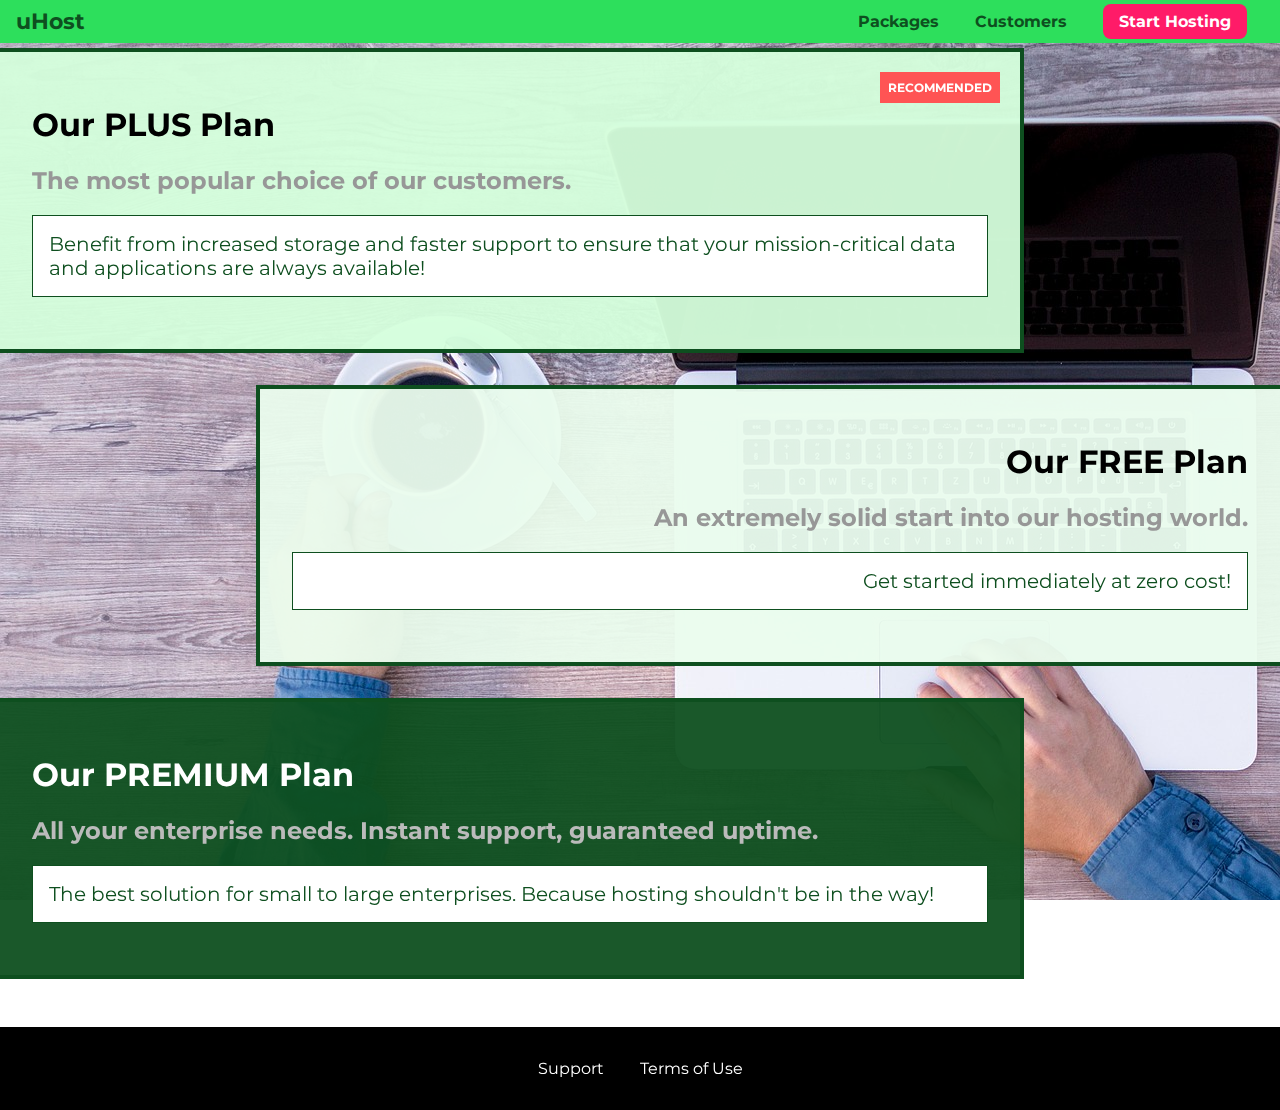
<file: assignment-03/packages/index.html>
<!DOCTYPE html>
<html lang="en">

<head>
    <meta charset="UTF-8">
    <meta http-equiv="X-UA-Compatible" content="ie=edge">
    <title>uHost</title>
    <link rel="shortcut icon" href="favicon.png">
    <link href="https://fonts.googleapis.com/css?family=Montserrat:400,700" rel="stylesheet">
    <link rel="stylesheet" href="../shared.css">
    <link rel="stylesheet" href="packages.css">
</head>

<body>
    <div class="background"></div>
    <header class="main-header">
        <div>
            <a href="../index.html" class="main-header__brand">
                uHost
            </a>
        </div>
        <nav class="main-nav">
            <ul class="main-nav__items">
                <li class="main-nav__item">
                    <a href="index.html">Packages</a>
                </li>
                <li class="main-nav__item">
                    <a href="../customers/index.html">Customers</a>
                </li>
                <li class="main-nav__item main-nav__item--cta">
                    <a href="../start-hosting/index.html">Start Hosting</a>
                </li>
            </ul>
        </nav>
    </header>
    <main>
        <section class="package" id="plus">
            <a href="#">
                <h1 class="package__title">Our PLUS Plan</h1>
                <h2 class="package__badge">RECOMMENDED</h2>
                <h2 class="package__subtitle">The most popular choice of our customers.</h2>
                <p class="package__info">Benefit from increased storage and faster support to ensure that your mission-critical data and applications
                    are always available!</p>
            </a>
        </section>
        <section class="package" id="free">
            <a href="#">
                <h1 class="package__title">Our FREE Plan</h1>
                <h2 class="package__subtitle">An extremely solid start into our hosting world.</h2>
                <p class="package__info">Get started immediately at zero cost!</p>
            </a>
        </section>
        <div class="clearfix"></div>
        <section class="package" id="premium">
            <a href="#">
                <h1 class="package__title">Our PREMIUM Plan</h1>
                <h2 class="package__subtitle">All your enterprise needs. Instant support, guaranteed uptime. </h2>
                <p class="package__info">The best solution for small to large enterprises. Because hosting shouldn't be in the way!</p>
            </a>
        </section>
    </main>
    <footer class="main-footer">
        <nav>
            <ul class="main-footer__links">
                <li class="main-footer__link">
                    <a href="#">Support</a>
                </li>
                <li class="main-footer__link">
                    <a href="#">Terms of Use</a>
                </li>
            </ul>
        </nav>
    </footer>
</body>

</html>
</file>
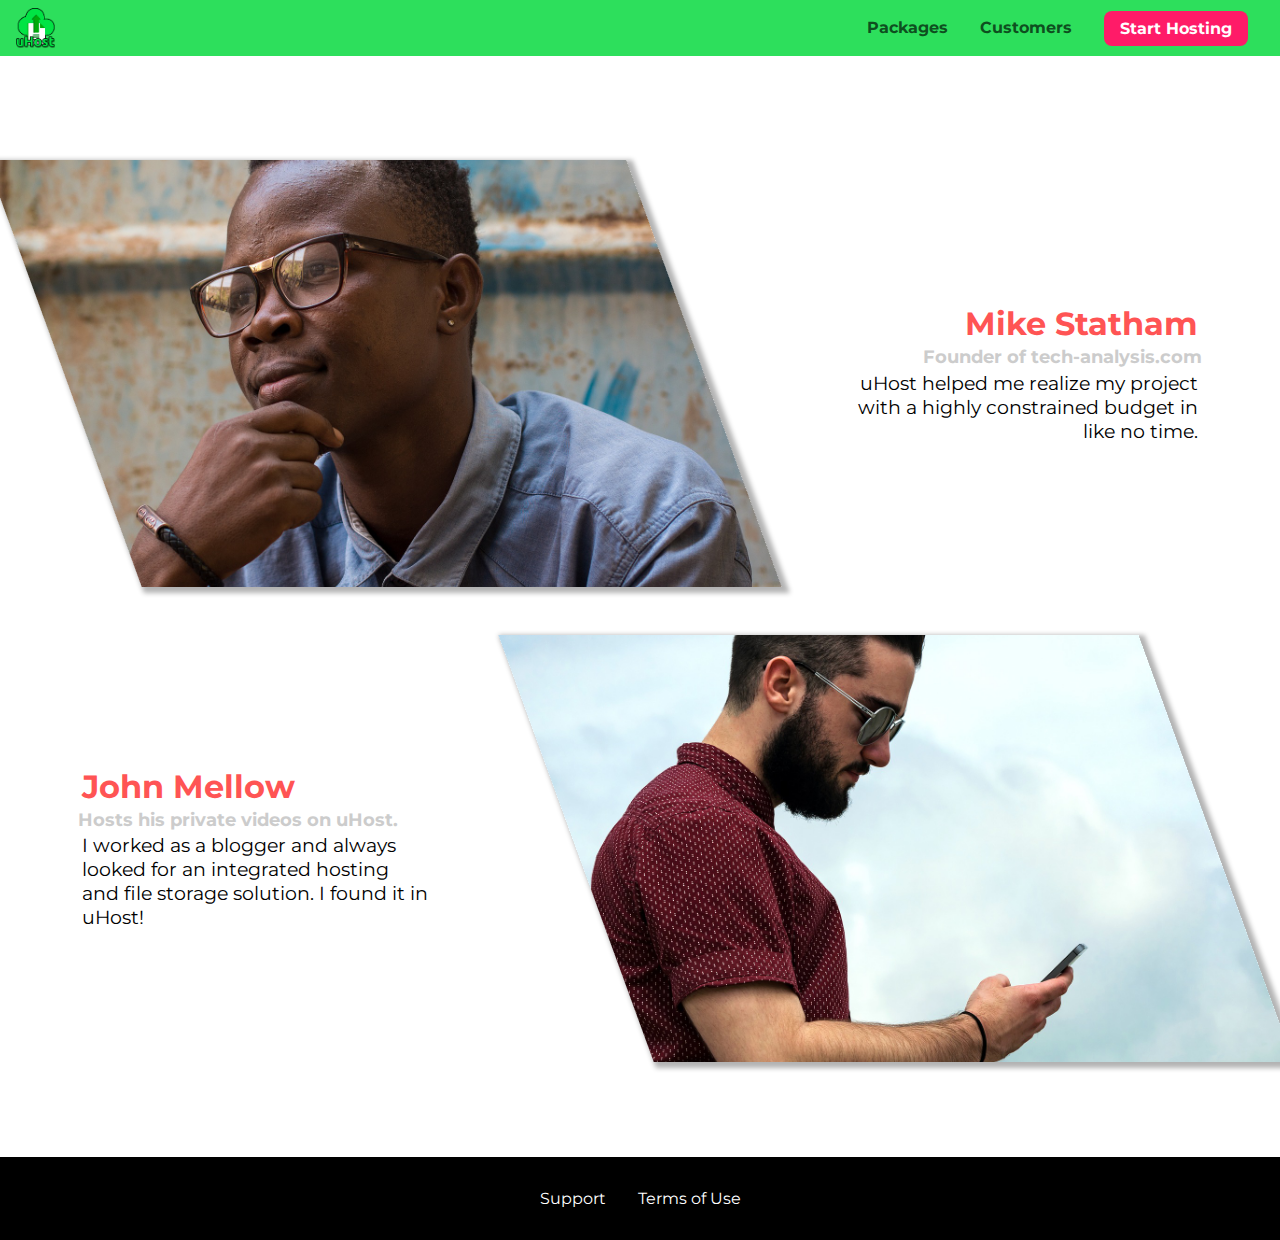
<file: project/customers/index.html>
<!DOCTYPE html>
<html lang="en">

<head>
    <meta charset="UTF-8">
    <meta name="viewport" content="width=device-width, initial-scale=1.0">
    <meta http-equiv="X-UA-Compatible" content="ie=edge">
    <title>uHost Customers</title>
    <link rel="shortcut icon" href="../favicon.png">
    <link rel="stylesheet" href="../shared.css">
    <link rel="stylesheet" href="customers.css">
</head>

<body>
    <div class="backdrop"></div>
    <header class="main-header">
        <div>
            <button class="toggle-button">
                <span class="toggle-button__bar"></span>
                <span class="toggle-button__bar"></span>
                <span class="toggle-button__bar"></span>
            </button>
            <a href="../index.html" class="main-header__brand">
                <img src="../images/uhost-icon.png" alt="uHost - Your favorite hosting company">
            </a>
        </div>
        <nav class="main-nav">
            <ul class="main-nav__items">
                <li class="main-nav__item">
                    <a href="../packages/index.html">Packages</a>
                </li>
                <li class="main-nav__item">
                    <a href="index.html">Customers</a>
                </li>
                <li class="main-nav__item main-nav__item--cta">
                    <a href="../start-hosting/index.html">Start Hosting</a>
                </li>
            </ul>
        </nav>
    </header>
    <nav class="mobile-nav">
        <ul class="mobile-nav__items">
            <li class="mobile-nav__item">
                <a href="../packages/index.html">Packages</a>
            </li>
            <li class="mobile-nav__item">
                <a href="index.html">Customers</a>
            </li>
            <li class="mobile-nav__item mobile-nav__item--cta">
                <a href="../start-hosting/index.html">Start Hosting</a>
            </li>
        </ul>
    </nav>
    <main>
        <div>
            <div class="testimonial" id="customer-1">
                <div class="testimonial__image-container">
                    <img src="../images/customer-1.jpg" alt="Mike Statham - Customer" class="testimonial__image">
                </div>
                <div class="testimonial__info">
                    <h1 class="testimonial__name">Mike Statham</h1>
                    <h2 class="testimonial__subtitle">Founder of
                        <a href="tech-analysis.com">tech-analysis.com</a>
                    </h2>
                    <p class="testimonial__text">uHost helped me realize my project with a highly constrained budget in like no time.</p>
                </div>
            </div>
            <div class="testimonial" id="customer-2">
                <div class="testimonial__info">
                    <h1 class="testimonial__name">John Mellow</h1>
                    <h2 class="testimonial__subtitle">Hosts his private videos on uHost.
                    </h2>
                    <p class="testimonial__text">I worked as a blogger and always looked for an integrated hosting and file storage solution. I found
                        it in uHost!
                    </p>
                </div>
                <div class="testimonial__image-container">
                    <img src="../images/customer-2.jpg" alt="John Mellow - Customer" class="testimonial__image">
                </div>
            </div>
        </div>
    </main>
    <footer class="main-footer">
        <nav>
            <ul class="main-footer__links">
                <li class="main-footer__link">
                    <a href="#">Support</a>
                </li>
                <li class="main-footer__link">
                    <a href="#">Terms of Use</a>
                </li>
            </ul>
        </nav>
    </footer>
    <script src="../shared.js"></script>
</body>
</html>
</file>
<file: assignment-01/main.css>
body {
    font-family: sans-serif;
}

code {
    font-family: monospace;
    color: red;
}

ol > li {
    background-color: black;
    color: white;
}

.li ~ li {
    background-color: black;
    color: white;
}

.green-code {
    color: green;
}

#assignment-instructions {
    color: #1b14e4;
    font-family: sans-serif;
}
</file>
<file: assignment-02/main.css>
html,
body {
    height: 100%;
}

.box {
    border: 5px black solid;
    padding: 10px 5px 10px 5px;
    margin: 20px 15px 20px 15px;
    display: inline-block;
    box-sizing: border-box;
}

.firstbox {
    height: 300px;
    width: 50%;
    display: none;
}

.lastbox:hover {
    background-color: grey;
}
</file>
<file: assignment-03/shared.css>
* {
    box-sizing: border-box;
}

body {
    font-family: 'Montserrat', sans-serif;
    margin: 0;
}

.main-header {
    width: 100%;
    position: fixed;
    top: 0;
    left: 0;
    background: #2ddf5c;
    padding: 8px 16px;
    z-index: 1;
}

.main-header > div {
    display: inline-block;
    vertical-align: middle;
}

.main-header__brand {
    color: #0e4f1f;
    text-decoration: none;
    font-weight: bold;
    font-size: 22px;
}

.main-nav {
    display: inline-block;
    text-align: right;
    width: calc(100% - 74px);
    vertical-align: middle;
}

.main-nav__items {
    margin: 0;
    padding: 0;
    list-style: none;
}

.main-nav__item {
    display: inline-block;
    margin: 0 16px;
}

.main-nav__item a {
    text-decoration: none;
    color: #0e4f1f;
    font-weight: bold;
    padding: 3px 0;
}

.main-nav__item a:hover,
.main-nav__item a:active {
    color: white;
    border-bottom: 5px solid white;
}

.main-nav__item--cta a {
    color: white;
    background: #ff1b68;
    padding: 8px 16px;
    border-radius: 8px;
}

.main-nav__item--cta a:hover,
.main-nav__item--cta a:active {
    color: #ff1b68;
    background: white;
    border: none;
}

.main-footer {
    background: black;
    padding: 32px;
    margin-top: 48px;
}

.main-footer__links {
    list-style: none;
    margin: 0;
    padding: 0;
    text-align: center;
}

.main-footer__link {
    display: inline-block;
    margin: 0 16px;
}

.main-footer__link a {
    color: white;
    text-decoration: none;
}

.main-footer__link a:hover,
.main-footer__link a:active {
    color: #ccc;
}

.button {
    background: #0e4f1f;
    color: white;
    font: inherit;
    border: 1.5px solid #0e4f1f;
    padding: 8px;
    border-radius: 8px;
    font-weight: bold;
    cursor: pointer;
}

.button:hover,
.button:active {
    background: white;
    color: #0e4f1f;
}

.button:focus {
    outline: none;
}
</file>
<file: assignment-03/main.css>
#product-overview {
    background: url("freedom.jpg");
    width: 100%;
    height: 528px;
    padding: 10px;
    margin-top: 43px;
    position: relative;
}

.section-title {
    color: #2ddf5c;
    text-align: center;
}

#product-overview h1 {
    color: white;
    font-family: 'Anton', sans-serif;
    position: absolute;
    bottom: 5%;
    left: 3%;
}

.plan__list {
    width: 80%;
    margin: auto;
    text-align: center;
}

.plan {
    background: #d5ffdc;
    text-align: center;
    padding: 16px;
    margin: 8px;
    display: inline-block;
    width: 30%;
    vertical-align: middle;
}

.plan--highlighted {
    background: #19b84c;
    color: white;
    box-shadow: 2px 2px 2px 2px rgba(0, 0, 0, 0.5);
}

.plan__annotation {
    background: white;
    color: #19b84c;
    padding: 8px;
    box-shadow: 2px 2px 2px 2px rgba(0, 0, 0, 0.5);
    border-radius: 8px;
}

.plan__title {
    color: #0e4f1f;
}

.plan__price {
    color: #858585;
}

.plan--highlighted .plan__title {
    color: white;
}

.plan--highlighted .plan__price {
    color: #0e4f1f;
}

.plan__features {
    list-style: none;
    margin: 0;
    padding: 0;
}

.plan__feature {
    margin: 8px 0;
}

#key-features {
    background: #ff1b68;
    margin-top: 80px;
    padding: 16px;
}

#key-features .section-title {
    color: white;
    margin: 32px;
}

.key-feature__list {
    list-style: none;
    margin: 0;
    padding: 0;
    text-align: center;
}

.key-feature {
    display: inline-block;
    width: 30%;
    vertical-align: top;
}

.key-feature__image {
    background: #ffcede;
    width: 128px;
    height: 128px;
    border: 2px solid #424242;
    border-radius: 50%;
    margin: auto;
}

.key-feature__description {
    text-align: center;
    font-weight: bold;
    color: white;
    font-size: 20px;
}

/* h1 {
    font-family: sans-serif;
} */
</file>
<file: css-grid/main.css>
.container {
    margin: 20px;
    display: grid;
    height: 800px;
    /* width: 800px; */
    /* grid-template-columns: 200px 5rem 20% auto; */
    grid-template-columns: repeat(4, [col-start] 20% [col-end]);
    grid-template-rows: [row-1-start] 5rem [row-1-end row-2-start] minmax(10px, 20rem) [row-2-end row-3-start] 100px [row-3-end];
    /* column-gap: 20px;
    row-gap: 20px; */
    gap: 5px 20px;
    grid-template-areas: "header header header header"
                         ". side main main"
                         "footer footer footer footer";
    justify-items: stretch; /* x-axis */
    align-items: stretch; /* y-axis */
    /* justify-content: center;  x-axis
    align-content: center; y-axis */
}

@media (max-width: 40rem) {
    .container {
        grid-template-rows: [row-1-start] 5rem [row-1-end row-2-start] minmax(10px, 20rem) [row-2-end row-3-start] 150px [row-3-end row-4-start] 100px [row-4-end];
        grid-template-areas: "header header header header"
                            "main main main main"
                            "side side side side"
                            "footer footer footer footer";
    }
}

.el1 {
    background: rgba(255, 154, 72, 0.5);
    /* grid-column: col-start 2 / col-end 2; */
    grid-area: side;
}

.el2 {
    background: rgba(255, 0, 0, 0.5);
    /* grid-column-start: 1;
    grid-column-end: -1; */
    /* grid-column: 1 / -1; */
    /* grid-row-start: row-2-start;
    grid-row-end: span 1; */
    /* grid-row: row-2-start / span 1; */
    z-index: 10;
    grid-area: main;
    /*justify-self: center; x-axis
    align-self: center;  y-axis */

}

.el3 {
    background: rgba(0, 128, 0, 0.5);
    /* grid-column-start: 2;
    grid-column-end: span 3;
    grid-row-start: row-1-start;
    grid-row-end: row-2-end; */
    /* grid-area: row-1-start / 2 / row-2-end / span 3; */
    grid-area: header;
}

.el4 {
    background: rgba(0, 4, 255, 0.5);
    grid-area: footer;
}
</file>
<file: flexbox/main.css>
* {
    box-sizing: border-box;
    font-size: 1.5rem;
}

html {
    background: #b3b3b3;
    padding: 5px;
}

body {
    background: #b3b3b3;
    padding: 5px;
    margin: 0;
}
  
.flex-container {
    background: white;
    padding: 10px;
    border: 5px solid black;
    height: 800px;
    display: flex;
    flex-direction: row;
    /* flex-wrap: wrap; */
    /* flex-flow: row wrap; */
    align-items: center;
    justify-content: flex-start;
    /* align-content: center; */
}

.item-1 {
    background: #ff7300;
    color: white;
    padding: 10px;
    border: 5px solid black;
    margin: 10px;
    /* order: 1; */
}

.item-2 {
    background: #ff9640;
    color: white;
    padding: 10px;
    border: 5px solid black;
    margin: 10px;
    width: 250px;
    font-size: 1.8rem;
}

.item-3 {
    background: #ff9640;
    color: white;
    padding: 10px;
    border: 5px solid black;
    margin: 10px;
    height: 250px;
    /* align-self: flex-start; */
}

.item-4 {
    background: #f5c096;
    color: white;
    padding: 10px;
    border: 5px solid black;
    margin: 10px;
    width: 300px;
    height: 300px;
    /* order: -1; */
}

.item-5 {
    background: #d3c0b1;
    color: white;
    padding: 10px;
    border: 5px solid black;
    margin: 10px;
    width: 350px;
    /* flex-grow: 1; */
    /* flex-shrink: 1; */
    /* flex-basis: 300px; */
    flex: 0 1 auto;
    /* flex-grow flex-shrink flex-basis */
}

.item-6 {
    background: #d3c0b1;
    color: white;
    padding: 10px;
    border: 5px solid black;
    margin: 10px;
    width: 350px;
    /* order: -2; */
    /* flex-grow: 0; */
    /* flex-shrink: 4; */
}
</file>
<file: grid-05-assignment/main.css>
body {
    background: #ccc;
    height: 100%;
}

.grid-container {
    margin: 20px;
    display: grid;
    grid-template-rows: [row-1-start] 5rem [row-1-end row-2-start] minmax(200px, 30rem) [row-2-end row-3-start] 5rem [row-3-end];
    grid-template-columns: [col-1-start] minmax(100px, 20%) [col-1-end col-2-start] 85% [col-2-end];
    grid-template-areas: "header header"
                         "side main"
                         "footer footer";
    gap: 10px;
}

.grid-block {
    background: rgb(110, 106, 106);
    color: #ccc;
    text-align: center;
    padding: 30px;
}

.header {
    /* grid-column-start: col-1-start;
    grid-column-end: -1; */
    grid-area: header;
}

.sidebar {
    /* padding: 30px auto;
    margin: 10px 0; */
    grid-area: side;
}

.main-content {
    /* margin: 10px 0;
    margin-left: 10px; */
    grid-area: main;
}

.footer {
    /* grid-column-start: col-1-start;
    grid-column-end: -1; */
    grid-area: footer;
}
</file>
<file: grid-16/main.css>
.container {
  margin: 20px;
  display: grid;
  grid-template-columns: repeat(3, 15rem);
  grid-template-rows: 20rem;
  justify-content: center;
  grid-gap: 1.5rem;
  grid-auto-rows: minmax(12rem, auto);
  grid-auto-flow: row dense;
  grid-auto-columns: 5rem;
}

.quote {
  border: 1px solid #fa923f;
  background: #ffbd87;
  font-family: sans-serif;
  padding: 1rem;
  border-radius: 5px;
}

.quote:nth-of-type(2) {
  grid-column: span 2;
}

.quote--featured {
  border: #ff4213;
  background: #ff9f87;
  grid-column: span 2;
}
</file>
<file: project/shared.css>
@import url('https://fonts.googleapis.com/css2?family=Roboto&display=swap');
@import url('https://fonts.googleapis.com/css2?family=Anton&display=swap');
@import url('https://fonts.googleapis.com/css2?family=Montserrat:wght@400;700&display=swap');

* {
    box-sizing: border-box;
}

html {
    height: 100%;
}

body {
    font-family: 'Montserrat', sans-serif;
    margin: 0;
    display: grid;
    grid-template-rows: 3.5rem auto fit-content(8rem);
    grid-template-areas: "header"
                         "main"
                         "footer";
    /* padding-top: 3.5rem; */
    height: 100%;
}

main {
    /* min-height: calc(100vh - 2.5rem - 8.6rem);
    margin-top: 2.5rem; */
    grid-area: main;
}

.backdrop {
    position: fixed;
    /* display: none; */
    visibility: hidden;
    opacity: 0;
    top: 0;
    left: 0;
    z-index: 100;
    width: 100vw;
    height: 100vh;
    background: rgba(0, 0, 0, 0.5);
    transition: opacity 0.5s linear, visibility 0.5s linear;
}

.main-header {
    width: 100%;
    background-color: #2ddf5c;
    padding: 0.5rem 1rem;
    position: fixed;
    top: 0;
    left: 0;
    z-index: 1;
    display: flex;
    align-items: center;
    justify-content: space-between;
}

.main-header__brand {
    text-decoration: none;
    color: #0e4f1f;
    font-weight: bold;
}

.main-header__brand img {
    height: 2.5rem;
    vertical-align: middle;
}

.main-nav {
    display: none;
}

.main-nav__items {
    margin: 0;
    padding: 0;
    list-style: none;
    display: flex;
}

.main-nav__item {
    margin: 0 1rem;
}

.main-nav__item a,
.mobile-nav__item a {
    color: #0e4f1f;
    text-decoration: none;
    font-weight: bold;
    padding: 0.2rem 0;
}

.main-nav__item a:hover,
.main-nav__item a:active {
    color: white;
    border-bottom: 5px white solid;
}

.main-nav__item--cta {
    animation: wiggle 400ms 3s 8 ease-out none;
}

.main-nav__item--cta a,
.mobile-nav__item--cta a {
    color: white;
    background-color: #ff1b68;
    padding: 0.5rem 1rem;
    border-radius: 8px;
}

.main-nav__item--cta a:hover,
.main-nav__item--cta a:active,
.mobile-nav__item--cta a:hover,
.mobile-nav__item--cta a:active  {
    color: #ff1b68;
    background-color: white;
    border: none;
}

.main-footer {
    background: black;
    padding: 2rem;
    margin-top: 3rem;
    grid-area: footer;
}

.main-footer__links {
    list-style: none;
    margin: 0;
    padding: 0;
    display: flex;
    flex-direction: column;
    align-items: center;
}

.main-footer__link {
    margin: 0.5rem 0;
}

.main-footer__link a {
    color: white;
    text-decoration: none;
}

.main-footer__link a:hover,
.main-footer__link a:active {
    color: #ccc;
}

.toggle-button {
    width: 3rem;
    background: transparent;
    border: none;
    cursor: pointer;
    padding-top: 0;
    padding-bottom: 0;
    vertical-align: middle;
}

.toggle-button:focus {
    outline: none;
}

.toggle-button__bar {
    width: 100%;
    height: 0.2rem;
    background: black;
    display: block;
    margin: 0.5rem 0;
}
  
.mobile-nav {
    transform: translateX(-100%);
    position: fixed;
    z-index: 101;
    top: 0;
    left: 0;
    background: white;
    width: 80%;
    transition: transform 0.2s ease-in;
    height: 100vh;
}

.mobile-nav__items {
    width: 90%;
    height: 100%;
    list-style: none;
    margin: 0 auto;
    padding: 0;
    display: flex;
    flex-direction: column;
    align-items: center;
    justify-content: center;
}

.mobile-nav__item {
    margin: 1rem 0;
}

.mobile-nav__item a {
    font-size: 1.5rem;
}

.button {
    background: #0e4f1f;
    color: white;
    font: inherit;
    border: 1.5px solid #0e4f1f;
    padding: 0.5rem;
    border-radius: 8px;
    font-weight: bold;
    cursor: pointer;
}

.button:hover,
.button:active {
    background: white;
    color: #0e4f1f;
}

.button:focus {
    outline: none;
}

.button[disabled] {
    cursor: not-allowed;
    border: #a1a1a1;
    background: #ccc;
    color: #a1a1a1;
}

.open {
    display: block !important;
    opacity: 1 !important;
    visibility: visible !important;
    transform: translateX(0);
}

@media (min-width: 40rem) {
    .toggle-button {
        display: none;
    }

    .main-nav {
        display: flex;
    }

    .main-footer__links {
        flex-direction: row;
        justify-content: center;
    }

    .main-footer__link {
        margin: 0 1rem;
    }
}


@keyframes wiggle {
    0% {
        transform: rotateZ(0);
    }

    50% {
        transform: rotateZ(-10deg);
    }

    100% {
        transform: rotateZ(10deg);
    }
}
</file>
<file: project/main.css>
#product-overview {
    /* background: url("freedom.jpg"); */
    /* background-image: url("freedom.jpg"); */
    background: linear-gradient(to top, rgba(80, 68, 18, 0.6) 10%, transparent),
        url("images/freedom.jpg") left 20% top 65%/cover no-repeat border-box,
        #ff1b68;
    /* background-size: 100%; */
    /* background-size: cover; */
    background-repeat: no-repeat;
    /* background-position: 0% 100%; */
    /* background-position: left bottom; */
    /* background-position: left 10% bottom 20%; */
    /* background-image: linear-gradient(180deg, red, blue, green, yellow, #ffa500); */
    /* background-image: radial-gradient(circle 20px at 20% 50%, red, blue, green); */
    width: 100%;
    height: 40vh;
    /* border: 5px dashed red; */
    position: relative;
}

#product-overview h1 {
    font-family: 'Anton', sans-serif;
    color: white;
    position: absolute;
    bottom: 5%;
    left: 3%;
    font-size: 1.6rem;
}

.section-title {
    color: #2ddf5c;
    text-align: center;
}

.plan {
    background: #d5ffdc;
    text-align: center;
    padding: 1rem;
    margin: 0.5rem auto;
    width: 95%;
}

.plan--highlighted {
    background: #19b84c;
    color: white;
}

.plan__annotation {
    background: white;
    color: #19b84c;
    box-shadow: 2px 2px 2px 2px rgba(0, 0, 0, 0.5);
    border-radius: 4px;
    padding: 0.5rem;
}

.plan__title {
    color: #0e4f1f;
}

.plan__price {
    color: #858585;
}

.plan--highlighted .plan__title {
    color: white;
}

.plan--highlighted .plan__price {
    color: #0e4f1f;
}

.plan__features {
    list-style: none;
    margin: 0;
    padding: 0;
}

.plan__feature {
    margin: 0.5rem 0px;
}

#key-features {
    background: #ff1b68;
    margin-top: 5rem;
    padding: 1rem;
}

#key-features .section-title {
    color: white;
    margin: 2rem;
}

.key-feature__list {
    list-style: none;
    margin: 0;
    padding: 0;
    text-align: center;
}

.key-feature {
    width: 100%;
    margin: 2.5rem 0;
}

.key-feature__image {
    background: #ffcede;
    width: 128px;
    height: 128px;
    border: 2px solid #424242;
    border-radius: 50%;
    margin: auto;
    padding: 1.5rem;
}

.key-feature__description {
    text-align: center;
    font-weight: bold;
    color: white;
    font-size: 1.2rem;
}

.modal {
    position: fixed;
    opacity: 0;
    transform: translateY(-5rem);
    transition: opacity 200ms ease-out, transform 500ms cubic-bezier(0.55, 0, 1, 0.45), visibility 250ms ease-out;
    z-index: 200;
    top: 20%;
    left: 30%;
    width: 40%;
    background: white;
    padding: 1rem;
    border: 1px solid #ccc;
    box-shadow: 1px 1px 1px rgba(0, 0, 0, 0.5);
    visibility: hidden;
}

.modal-open {
    opacity: 1 !important;
    transform: translateY(0) !important;
    visibility: visible;
}

.modal__title {
    text-align: center;
    margin: 0 0 1rem 0;
}

.modal__actions {
    text-align: center;
}

.modal__action {
    border: 1px solid #0e4f1f;
    background: #0e4f1f;
    text-decoration: none;
    color: white;
    font: inherit;
    padding: 0.5rem 1rem;
    cursor: pointer;
}

.modal__action:hover,
.modal__action:active {
    background: #2ddf5c;
    border-color: #2ddf5c;
}

.modal__action--negative {
    background: red;
    border-color: red;
}

.modal__action--negative:hover,
.modal__action--negative:active {
    background: #ff5454;
    border-color: #ff5454;
}

@media (min-width: 40rem) and (min-height: 45rem) {
    #product-overview {
        height: 50vh;
        background-position: 50% 25%;
    }

    #product-overview h1 {
        font-size: 2rem;
    }
}

@media (min-width: 30rem) and (max-height: 45rem) and (orientation: landscape) {
    #product-overview {
        background-position: 50% 20%;
    }

    #product-overview h1 {
        font-size: 2rem;
    }
}


@media (min-width: 40rem) {

    .plan__list {
        width: 100%;
        display: flex;
        align-items: center;
        justify-content: center;
    }

    .plan {
        width: 30%;
        margin: 0.5rem;
        min-width: 13rem;
        max-width: 25rem;
        display: flex;
        flex-direction: column;
        justify-content: space-between;
        height: 27rem;
    }

    .plan--highlighted {
        box-shadow: 2px 2px 2px 2px rgba(0, 0, 0, 0.5);
        height: 30rem;
    }

    .key-feature__list {
        display: flex;
        justify-content: center;
    }

    .key-feature {
        width: 30%;
        max-width: 25rem;
    }
}
</file>
<file: sass-module/main.css>
.char-highlight {
  font-weight: bold;
  font-size: 1.4rem;
  color: #521751; }

html {
  font-size: 94.75%; }
  @media (min-width: 40rem) {
    html {
      font-size: 125%; } }

body {
  font-family: Arial, sans-serif;
  margin: 0; }

.container {
  display: -webkit-box;
  display: -ms-flexbox;
  display: -webkit-flex;
  display: flex;
  flex-direction: column;
  flex-wrap: nowrap;
  align-items: center;
  padding: 3rem 0;
  box-sizing: border-box; }

.sass-section, .sass-introduction, .sass-details {
  border: 0.05rem solid #521751;
  background: #f7e1f6;
  text-align: center;
  width: 90%;
  box-sizing: border-box; }
  @media (min-width: 40rem) {
    .sass-section, .sass-introduction, .sass-details {
      width: 30rem; } }

.sass-introduction {
  padding: 2rem;
  box-shadow: 0.2rem 0.2rem 0.1rem #ccc; }
  .sass-introduction p {
    margin: 0; }

.sass-details {
  padding: 1rem;
  margin: 2rem 0; }

.section-header {
  border-bottom: 0.05rem solid #521751; }
  .section-header h1 {
    margin: 0 0 1rem 0; }

.documentation-links {
  display: -webkit-box;
  display: -ms-flexbox;
  display: -webkit-flex;
  display: flex;
  list-style: none;
  margin: 1rem 0 0 0;
  padding: 0;
  flex-direction: column; }
  .documentation-links li {
    margin: 0.2rem 0;
    background: white; }
  .documentation-links .documentation-link {
    text-decoration: none;
    color: #521751;
    display: block;
    padding: 0.2rem;
    border: 0.05rem solid #521751; }
    .documentation-links .documentation-link:hover, .documentation-links .documentation-link:active {
      color: white;
      background: #fa923f;
      border-color: #fa923f; }

/*# sourceMappingURL=main.css.map */
</file>
<file: section-4/main.css>
body {
    font-family: sans-serif;
}

nav {
    margin-bottom: 16px;
    background: #fa923f;
    padding: 8px 0;
}

a {
    text-decoration: none;
    color: white;
    margin: 10px;
}

a.active {
    color: #521751;
}

a {
    color: blue;
}

.main-section {
    height: 800px;
    border: 1px solid #ccc;
    padding: 16px;
}

.highlighted {
    border: 2px solid #fa923f;
}
</file>
<file: section-6/main.css>
html {
    background: #b3b3b3;
    padding: 15px;
    border: 5px solid white;
    margin: 15px;
    height: 2000px;
}

body {
    background: #fa923f;
    padding: 20px;
    border: 5px solid black;
    margin: 0;
    overflow: hidden;
  }
  
.parent {
    background: white;
    padding: 20px;
    border: 5px solid black;
    margin: 0;
    position: relative;
    top: 500px;
  }
  
.parent div {
    background: rgb(105, 105, 109);
    color: white;
    padding: 10px;
    border: 5px solid black;
    margin: 10px;
}

.parent .child-1 {
  position: fixed;
  width: 100%;
  top: 0;
  left: 0;
  margin: 0;
  box-sizing: border-box;
}
</file>
<file: transforms-4-3d-starting-code/main.css>
.container {
    position: relative;
    margin: 150px auto;
    border: 1px solid black;
    width: 200px;
    height: 200px;
    perspective: 1000px;
    perspective-origin: center;
    transform: rotateY(90deg);
    transform-style: preserve-3d;
}

.box1 {
    position: absolute;
    background: red;
    width: 100%;
    height: 100%;
    transform: rotateX(30deg) rotateY(80deg) rotateZ(20deg);
    color: white;
    text-align: center;
    backface-visibility: visible;
}

.box2 {
    position: absolute;
    background: blue;
    width: 100%;
    height: 100%;
    transform: translateX(1rem) translateZ(10rem);
    color: white;
    text-align: center;
}
</file>
<file: assignment-03/packages/packages.css>
main {
    padding-top: 32px;
}

.background {
    background: url("../images/plans-background.jpg");
    width: 100%;
    height: 100%;
    position: fixed;
    z-index: -1;
}

.package {
    width: 80%;
    margin: 16px 0;
    border: 4px solid #0e4f1f;
    border-left: none;
    position: relative;
    z-index: 0;
}

.package:hover,
.package:active {
    box-shadow: 2px 2px 4px rgba(0,0,0,0.5);
    border-color: #ff5454;
    /* border-color: #ff5454 !important; */
}

.package a {
    text-decoration: none;
    color: inherit;
    display: block;
    padding: 32px;
}

.package__badge {
    position: absolute;
    top: 0;
    right: 0;
    margin: 20px;
    font-size: 12px;
    color: white;
    background: #ff5454;
    padding: 8px;
    z-index: 10;
}

.package__subtitle {
    color: #979797;
}

.package__info {
    padding: 16px;
    border: 1px solid #0e4f1f;
    font-size: 20px;
    color: #0e4f1f;
    background: white;
}

.clearfix {
    clear: both;
}

#plus {
    background: rgba(213, 255, 220, 0.95);
}

#free {
    background: rgba(234, 252, 237, 0.95);
    float: right;
    border-right: none;
    border-left: 4px solid #0e4f1f;
    text-align: right;
}

#free:hover,
#free:active {
    border-left-color: #ff5454;
}

#premium {
    background: rgba(14, 79, 31, 0.95);
}

#premium .package__title {
    color: white;
}

#premium .package__subtitle {
    color: #bbb;
}
</file>
<file: project/customers/customers.css>
main {
    padding-top: 3.5rem;
}

.testimonial {
    font-size: 1.2rem;
}

/* .testimonial__list {
    width: 80%;
    margin: auto;
} */

.testimonial__image-container {
    width: 60%;
    max-width: 40rem;
    box-shadow: 3px 3px 5px 3px rgba(0,0,0,0.3);
    transform: skew(20deg);
    overflow: hidden;
}

#customer-1:hover .testimonial__image-container {
    animation: flip-customer 1s ease-out forwards;
}

.testimonial__image {
    width: 100%;
    vertical-align: top;
    transform: skewX(-20deg) scale(1.4);
}

.testimonial__info {
    text-align: right;
    padding: 0.9rem;
}

#customer-2.testimonial {
    text-align: right;
}

#customer-2 .testimonial__info {
    text-align: left;
}

.testimonial__name {
    margin: 0.2rem;
    color: #ff5454;
    font-size: 2rem;
}

.testimonial__subtitle {
    margin: 0;
    font-size: 1.1rem;
    color: #ccc;
}

.testimonial__subtitle a {
    color: inherit;
    text-decoration: none;
}

.testimonial__subtitle a:hover,
.testimonial__subtitle a:active {
    color: #7a7a7a;
}

.testimonial__text {
    margin: 0.2rem;
}

@media (min-width: 40rem) {
    .testimonial {
        margin: 3rem auto;
        max-width: 1500px;
        display: flex;
        align-items: center;
        justify-content: space-around;
    }

    .testimonial__image-container {
        width: 65%;
    }

    .testimonial__info {
        width: 30%;
    }
}

@keyframes flip-customer {
    0% {
        transform: rotateY(0) skew(20deg);
    }
    50% {
        transform: rotateY(160deg) skew(20deg);
    }
    100% {
        transform: rotateY(360deg)skew(20deg);
    }
}
</file>
